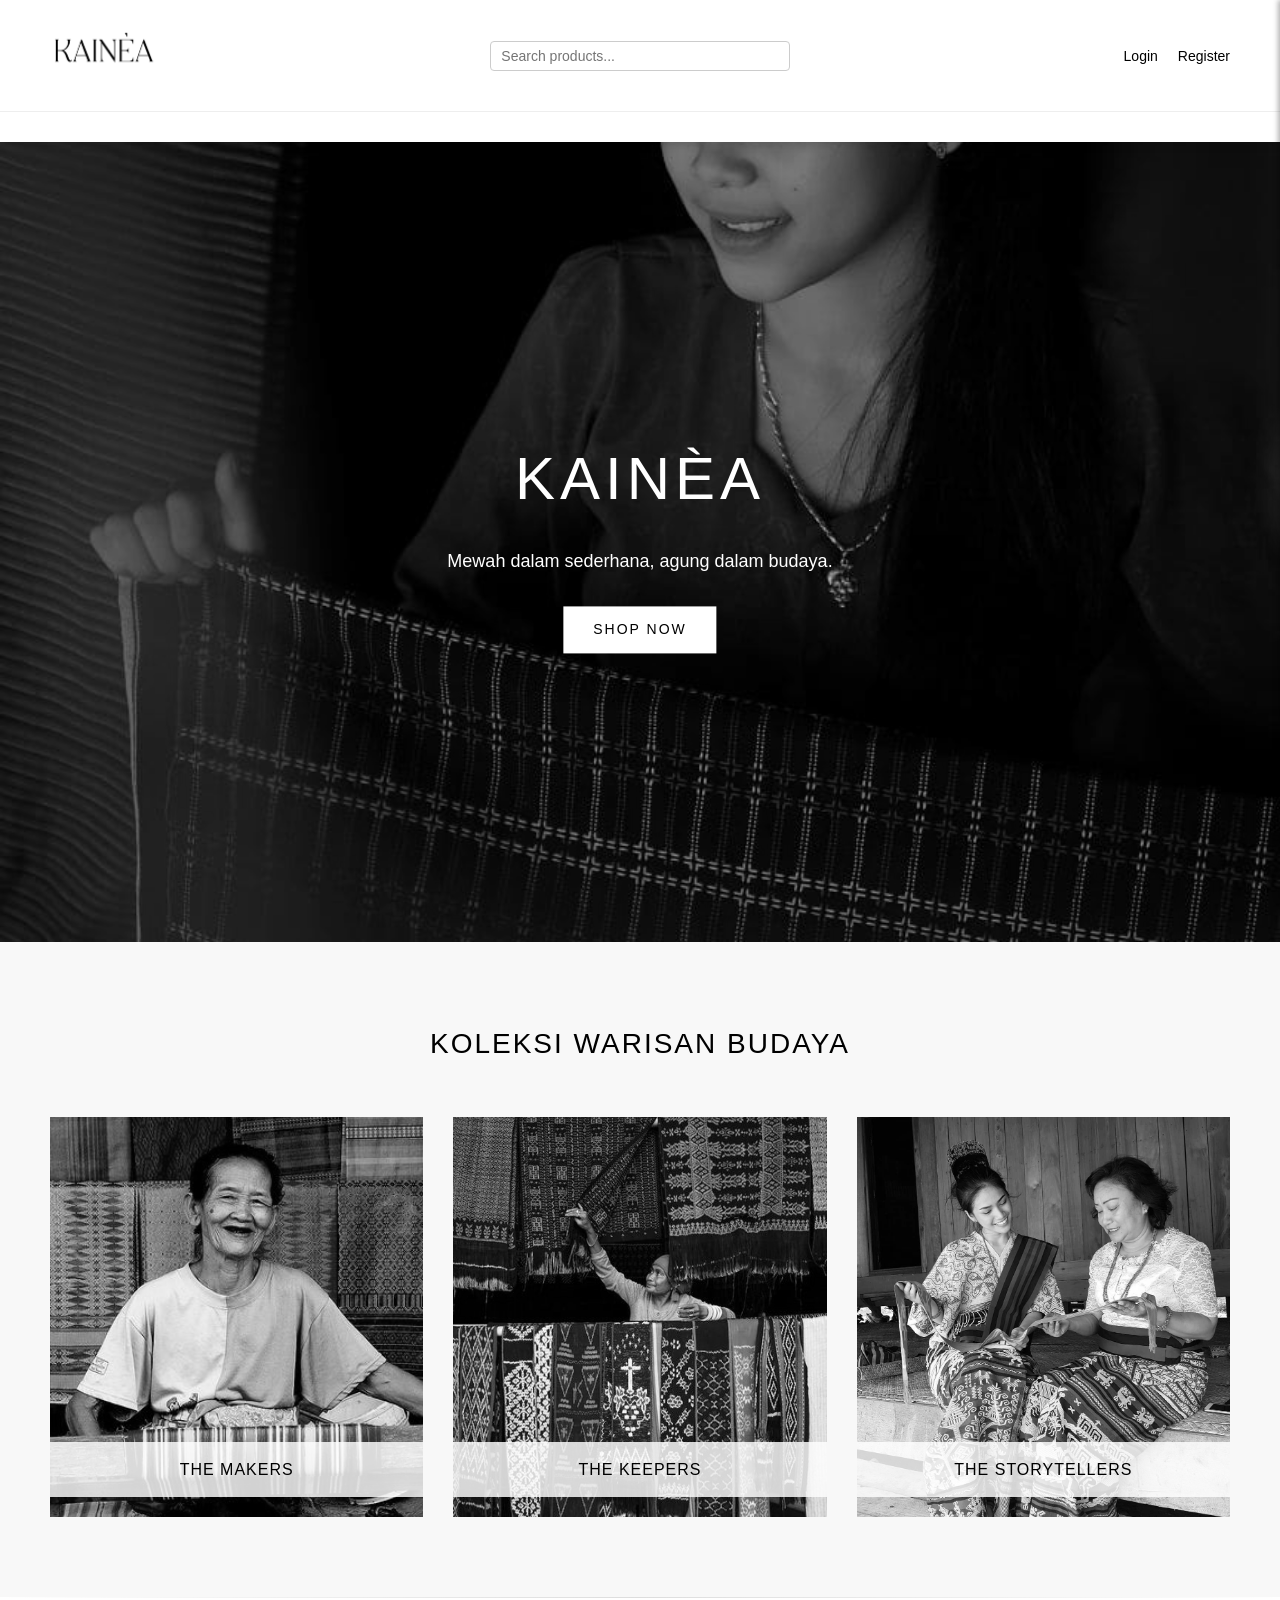
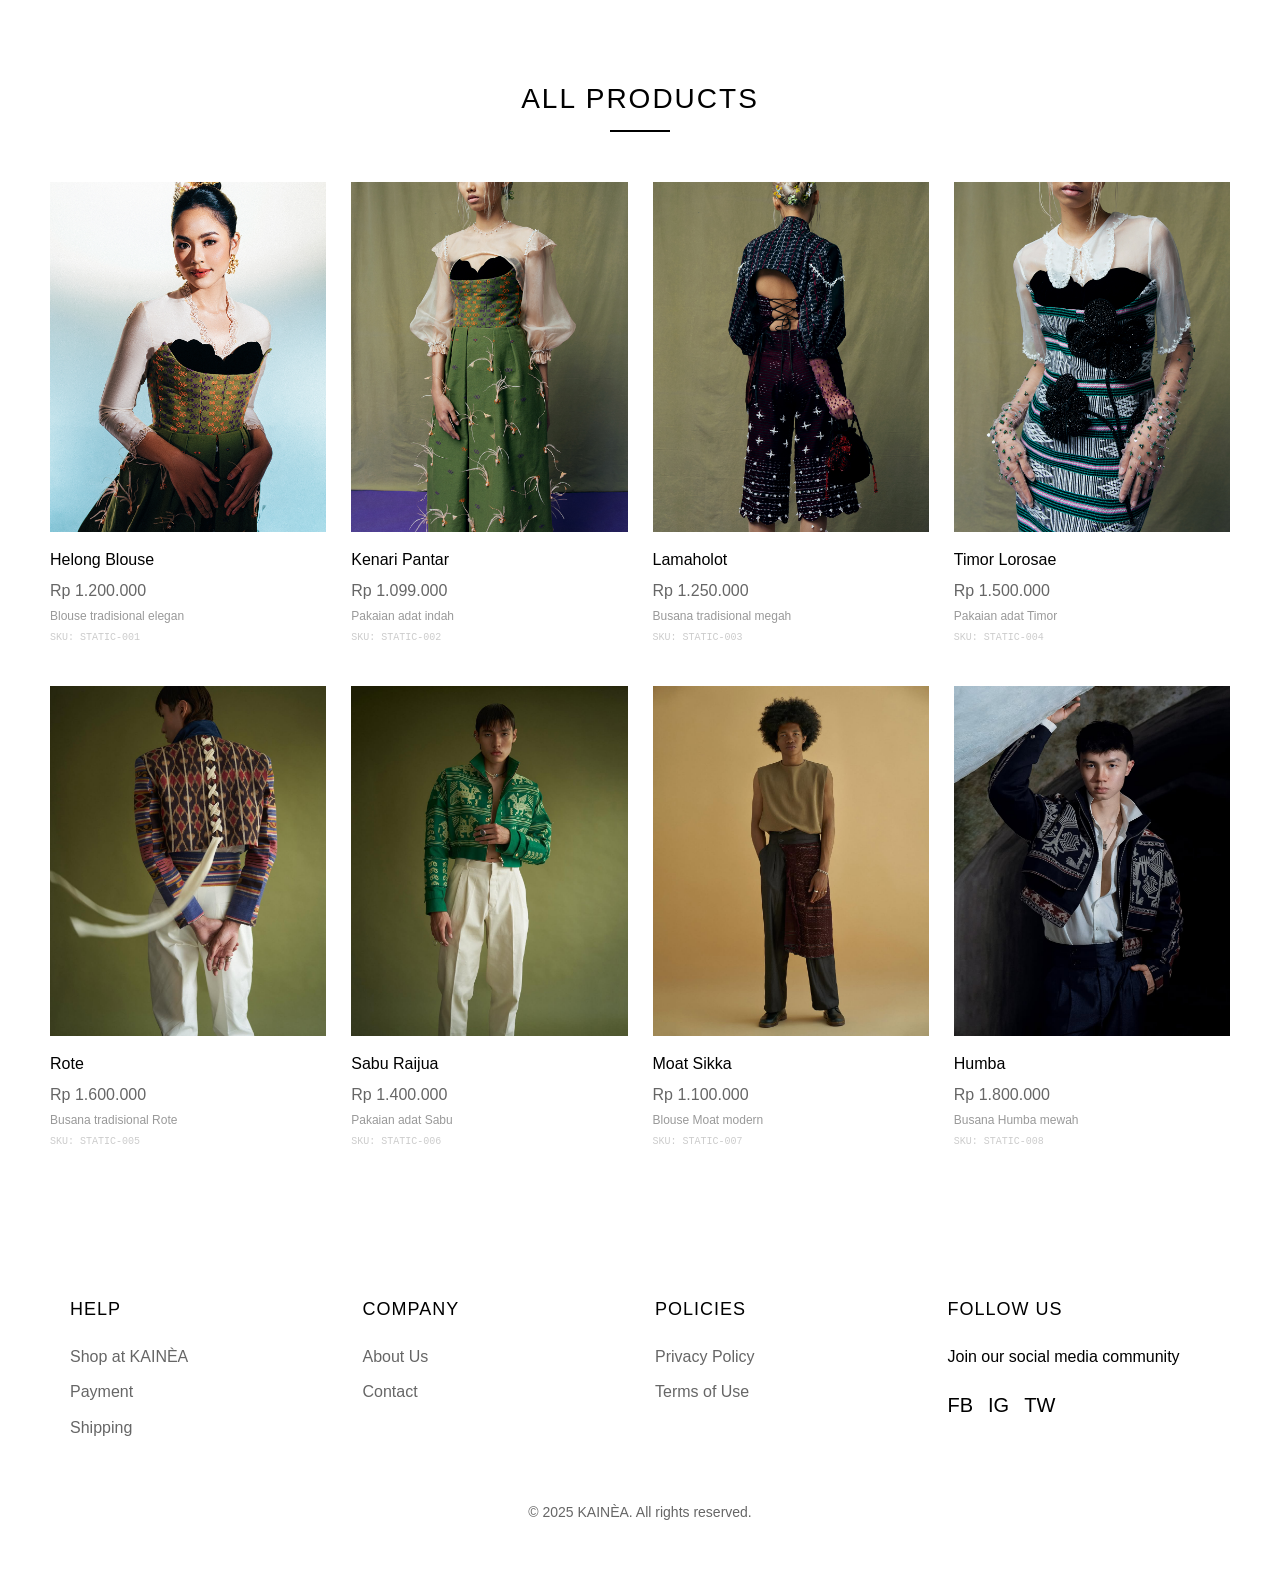
<file: frontend/index.html>
<!DOCTYPE html>
<html lang="en">
<head>
    <meta charset="UTF-8">
    <meta name="viewport" content="width=device-width, initial-scale=1.0">
    <title>KAINÈA | Modern Fashion</title>
    <link rel="icon" href="assets/images/stecu.png">
    <link rel="stylesheet" href="css/style.css">
</head>
<body>
    <header>
        <div class="top-bar">
            <a href="/" class="logo">
                <img src="assets/images/stecu.png" alt="Kainea Logo" style="height: 70px;">
            </a>
            <div class="search-container">
                <input type="text" class="search-box" placeholder="Search products...">
            </div>
            <div class="user-actions" id="userActions">
                <a id="loginLink">Login</a>
                <a href="#" id="registerLink">Register</a>
                <a href="admin.html" id="adminLink" style="display:none;">Admin</a>
            </div>
        </div>
        <nav>
            <ul class="nav-links"></ul>
        </nav>
    </header>

    <section class="hero">
        <img src="assets/images/2.jpg" alt="Cover" style="filter: grayscale(100%);">
        <div class="hero-content">
            <h1>KAINÈA</h1>
            <p>Mewah dalam sederhana, agung dalam budaya.</p>
            <a href="#" class="btn" id="shopNowBtn">Shop Now</a>
        </div>
    </section>

    <section class="featured-categories">
        <h2 class="section-title">Koleksi Warisan Budaya</h2>
        <div class="categories-grid">
            <div class="category-card">
                <img src="assets/images/4.jpeg" alt="Women's Collection" style="filter: grayscale(100%);">
                <div class="category-title">the makers</div>
            </div>
            <div class="category-card">
                <img src="assets/images/3.jpeg" alt="Men's Collection" style="filter: grayscale(100%);">
                <div class="category-title">the keepers</div>
            </div>
            <div class="category-card">
                <img src="assets/images/1.jpg" alt="Accessories" style="filter: grayscale(100%);">
                <div class="category-title">the storytellers</div>
            </div>
        </div>
    </section>

    <section class="new-arrivals" id="allProducts">
        <h2 class="section-title">All Products</h2>
        <div class="products-grid">
            </div>
    </section>

    <div id="cartSidebar" class="cart-sidebar">
        <button id="closeCartSidebar" class="close-sidebar">&times;</button>
        <h2>Your Cart</h2>
        <div id="cartItemsContainer" class="cart-items-container">
            <p>Your cart is empty.</p>
        </div>
        <form id="shippingForm" class="shipping-form">
            <h3>Shipping Address</h3>
            <div class="form-group"><label for="shipName">Name</label><input type="text" id="shipName" name="shipName" required></div>
            <div class="form-group"><label for="shipAddress">Address</label><input type="text" id="shipAddress" name="shipAddress" required></div>
            <div class="form-group"><label for="shipCity">City</label><input type="text" id="shipCity" name="shipCity" required></div>
            <div class="form-group"><label for="shipPostalCode">Postal Code</label><input type="text" id="shipPostalCode" name="shipPostalCode" required></div>
            <div class="form-group"><label for="shipPhone">Phone</label><input type="tel" id="shipPhone" name="shipPhone" required></div>
            <button type="submit" class="checkout-btn">Checkout</button>
        </form>
    </div>

    <footer>
        <div class="footer-content">
            <div class="footer-column">
                <h3>Help</h3>
                <ul>
                    <li><a href="/shop">Shop at KAINÈA</a></li>
                    <li><a href="/payment">Payment</a></li>
                    <li><a href="/shipping">Shipping</a></li>
                </ul>
            </div>
            <div class="footer-column">
                <h3>Company</h3>
                <ul>
                    <li><a href="/about">About Us</a></li>
                    <li><a href="/contact">Contact</a></li>
                </ul>
            </div>
            <div class="footer-column">
                <h3>Policies</h3>
                <ul>
                    <li><a href="/privacy">Privacy Policy</a></li>
                    <li><a href="/terms">Terms of Use</a></li>
                </ul>
            </div>
            <div class="footer-column">
                <h3>Follow Us</h3>
                <p>Join our social media community</p>
                <div class="social-links">
                    <a href="#">FB</a> <a href="#">IG</a> <a href="#">TW</a>
                </div>
            </div>
        </div>
        <div class="copyright">
            <p>&copy; 2025 KAINÈA. All rights reserved.</p>
        </div>
    </footer>

    <div class="modal" id="loginModal">
        <div class="modal-content">
            <button class="close-modal" id="closeModal">&times;</button>
            <form class="login-form" id="loginForm">
                <h2>Login</h2>
                <div class="form-group">
                    <label for="email">Email</label>
                    <input type="email" id="email" required>
                </div>
                <div class="form-group">
                    <label for="password">Password</label>
                    <input type="password" id="password" required>
                    <a href="#" class="forgot-password">Forgot your password?</a>
                </div>
                <button type="submit" class="login-btn">Sign In</button>
                <div class="create-account">
                    Don't have an account? <a href="#" id="openRegisterFromLogin">Create one</a>
                </div>
            </form>
        </div>
    </div>

    <div class="modal" id="registerModal">
        <div class="modal-content">
            <button class="close-modal" id="closeRegisterModal">&times;</button>
            <form class="login-form" id="registerForm">
                <h2>Register</h2>
                <div class="form-group"><label for="regName">Name</label><input type="text" id="regName" required></div>
                <div class="form-group"><label for="regEmail">Email</label><input type="email" id="regEmail" required></div>
                <div class="form-group"><label for="regPassword">Password</label><input type="password" id="regPassword" required></div>
                <div class="form-group"><label for="regConfirmPassword">Confirm Password</label><input type="password" id="regConfirmPassword" required></div>
                <button type="submit" class="login-btn">Register</button>
            </form>
        </div>
    </div>

    <script src="js/main.js"></script>
</body>
</html>
</file>
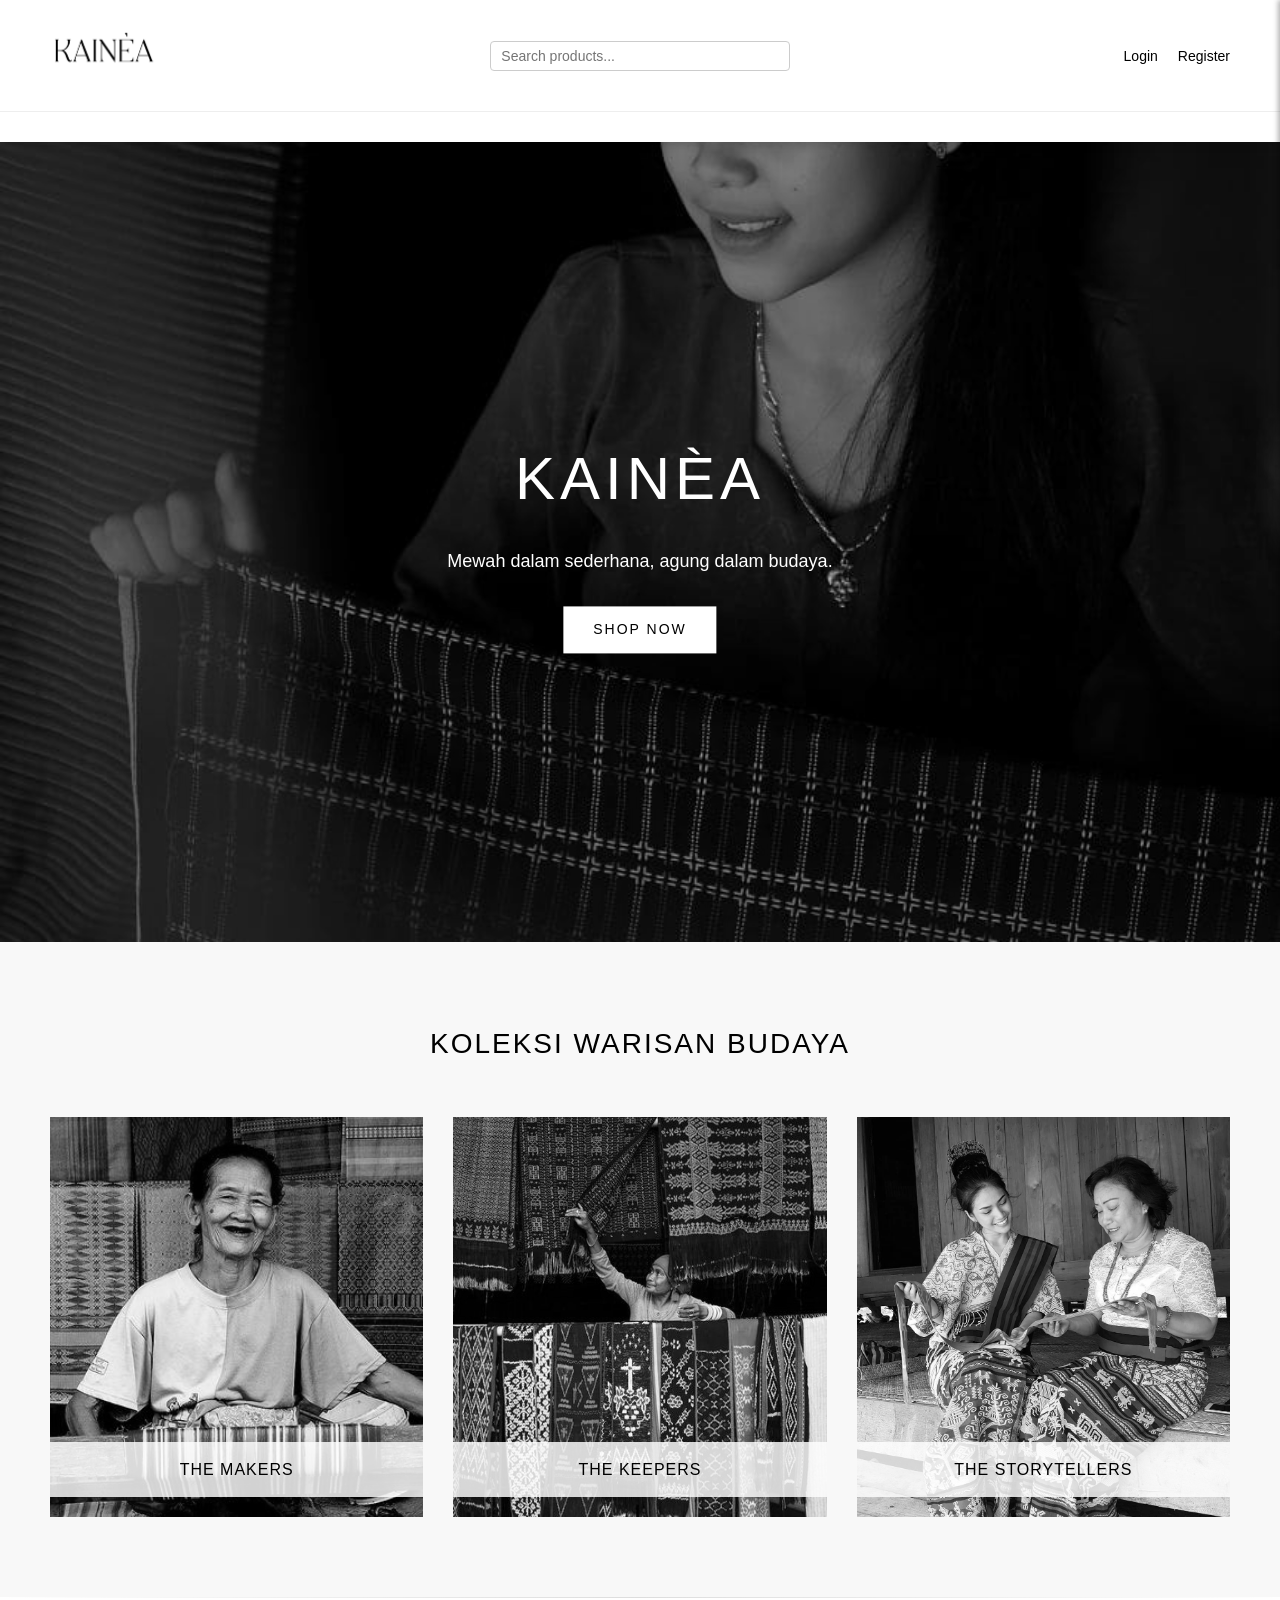
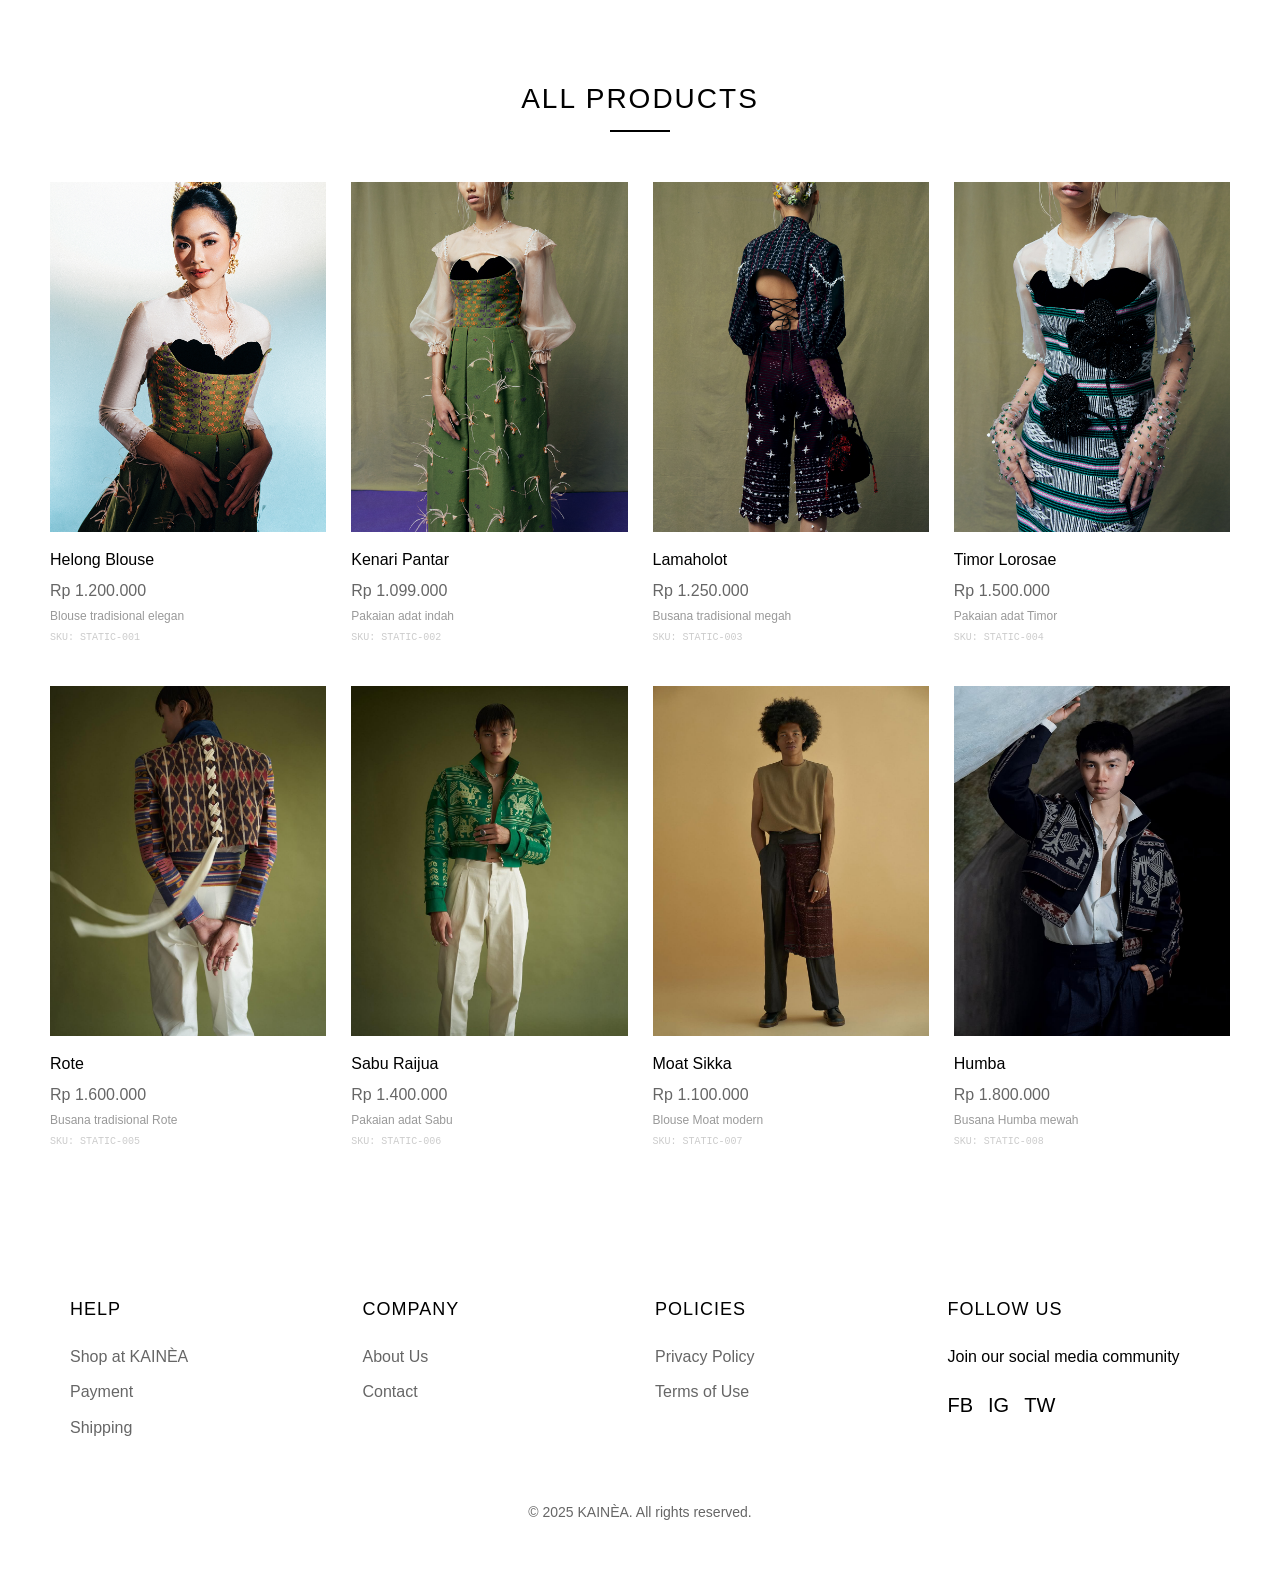
<file: frontend/admin.html>
a<!DOCTYPE html>
<html lang="en">
<head>
    <meta charset="UTF-8">
    <meta name="viewport" content="width=device-width, initial-scale=1.0">
    <title>KAINÈA - Admin Dashboard</title>
    
    <link rel="stylesheet" href="css/style.css">
    <link rel="stylesheet" href="css/admin.css">
</head>
<body>

    <div class="admin-layout">
        <div class="sidebar">
            <div class="sidebar-brand">
                <img src="assets/images/stecu.png" alt="KAINEA Logo" style="max-height: 80px; margin-bottom: 10px;"><br>
                <span style="font-size: 12px; font-weight: normal; color: #000000;">Admin Panel</span>
            </div>
            <ul class="sidebar-menu">
                <li class="active" onclick="switchPanel('products')">🛍️ Products</li>
                <li onclick="switchPanel('orders')">📦 Orders</li>
                <li onclick="switchPanel('users')">👥 Users</li>
            </ul>
            <div class="logout-btn" onclick="logoutAdmin()">🚪 Logout</div>
        </div>

        <div class="main-content">
            
            <div id="products-panel" class="panel active">
                <div class="section-header">
                    <h2>Manage Products</h2>
                    <button class="btn-primary" onclick="openProductModal()">+ Add New Product</button>
                </div>
                <table class="data-table">
                    <thead>
                        <tr>
                            <th>Image</th>
                            <th>Name</th>
                            <th>Category</th>
                            <th>Price</th>
                            <th>Stock</th>
                            <th>Actions</th>
                        </tr>
                    </thead>
                    <tbody id="productsTableBody">
                        </tbody>
                </table>
            </div>

            <div id="orders-panel" class="panel">
                <div class="section-header">
                    <h2>Order History</h2>
                </div>
                <table class="data-table">
                    <thead>
                        <tr>
                            <th>Order ID</th>
                            <th>Customer</th>
                            <th>Total</th>
                            <th>Payment</th>
                            <th>Status Pengiriman</th>
                        </tr>
                    </thead>
                    <tbody id="ordersTableBody">
                        </tbody>
                </table>
            </div>

            <div id="users-panel" class="panel">
                <div class="section-header">
                    <h2>Registered Users</h2>
                </div>
                <table class="data-table">
                    <thead>
                        <tr>
                            <th>Name</th>
                            <th>Email</th>
                            <th>Role</th>
                            <th>Joined Date</th>
                        </tr>
                    </thead>
                    <tbody id="usersTableBody">
                        </tbody>
                </table>
            </div>

        </div>
    </div>

    <div class="modal" id="productModal">
        <div class="modal-content">
            <h3 id="modalTitle">Add Product</h3>
            <form id="productForm">
                <input type="hidden" id="productId">
                <div class="form-group">
                    <label>Product Name</label>
                    <input type="text" id="pName" required>
                </div>
                <div class="form-group">
                    <label>Category</label>
                    <select id="pCategory" required>
                        <option value="Men">Men</option>
                        <option value="Women">Women</option>
                        <option value="Accessories">Accessories</option>
                    </select>
                </div>
                <div style="display: flex; gap: 15px;">
                    <div class="form-group" style="flex: 1;">
                        <label>Price (Rp)</label>
                        <input type="number" id="pPrice" required>
                    </div>
                    <div class="form-group" style="flex: 1;">
                        <label>Stock</label>
                        <input type="number" id="pStock" required>
                    </div>
                </div>
                <div class="form-group">
                    <label>Description</label>
                    <textarea id="pDesc" rows="3"></textarea>
                </div>
                <div class="form-group">
                    <label>Product Image (Max 2MB)</label>
                    <input type="file" id="pImage" accept="image/*">
                    <img id="imagePreview" style="max-width: 100px; margin-top: 10px; display: none;">
                </div>
                <div class="modal-actions">
                    <button type="button" class="btn-cancel" onclick="closeModal()">Cancel</button>
                    <button type="submit" class="btn-primary">Save Product</button>
                </div>
            </form>
        </div>
    </div>

    <script>
        // SMART API URL: Otomatis mendeteksi environment (Local vs Production)
        const isLocalhost = window.location.hostname === 'localhost' || window.location.hostname === '127.0.0.1';
        const API_URL = isLocalhost ? 'http://localhost:8080/api' : 'http://kainea.marianuswilliam.web.id/api';
        
        let currentBase64Image = '';

        document.addEventListener('DOMContentLoaded', () => {
            const token = localStorage.getItem('token');
            const role = localStorage.getItem('role');
            
            if (!token || role !== 'admin') {
                alert('Akses Ditolak! Anda bukan Admin atau belum login.');
                window.location.href = 'index.html';
                return;
            }

            fetchProducts();
            fetchOrders();
            fetchUsers();
        });

        function switchPanel(panelId) {
            document.querySelectorAll('.panel').forEach(p => p.classList.remove('active'));
            document.querySelectorAll('.sidebar-menu li').forEach(li => li.classList.remove('active'));
            
            document.getElementById(`${panelId}-panel`).classList.add('active');
            event.currentTarget.classList.add('active');
        }

        function logoutAdmin() {
            localStorage.clear();
            window.location.href = 'index.html';
        }

        async function fetchProducts() {
            try {
                const res = await fetch(`${API_URL}/products/all`, {
                    headers: { 'Authorization': `Bearer ${localStorage.getItem('token')}` }
                });
                const products = await res.json();
                
                const tbody = document.getElementById('productsTableBody');
                tbody.innerHTML = products.map(p => `
                    <tr>
                        <td><img src="${p.image || 'assets/images/placeholder.png'}" width="50" style="border-radius:4px;"></td>
                        <td><strong>${p.name}</strong><br><small style="color:#888">${p.sku || '-'}</small></td>
                        <td>${p.category}</td>
                        <td>Rp ${p.price.toLocaleString('id-ID')}</td>
                        <td>${p.stock}</td>
                        <td>
                            <button onclick="deleteProduct('${p.id}')" style="background:#ff4d4d; color:white; border:none; padding:5px 10px; border-radius:4px; cursor:pointer;">Delete</button>
                        </td>
                    </tr>
                `).join('');
            } catch (err) {
                console.error("Gagal load produk", err);
            }
        }

        document.getElementById('pImage').addEventListener('change', function(e) {
            const file = e.target.files[0];
            if (!file) return;
            const reader = new FileReader();
            reader.onloadend = function() {
                currentBase64Image = reader.result;
                document.getElementById('imagePreview').src = currentBase64Image;
                document.getElementById('imagePreview').style.display = 'block';
            }
            reader.readAsDataURL(file);
        });

        document.getElementById('productForm').addEventListener('submit', async (e) => {
            e.preventDefault();
            const newProduct = {
                name: document.getElementById('pName').value,
                category: document.getElementById('pCategory').value,
                price: document.getElementById('pPrice').value,
                stock: document.getElementById('pStock').value,
                description: document.getElementById('pDesc').value,
                image: currentBase64Image
            };

            try {
                await fetch(`${API_URL}/products`, {
                    method: 'POST',
                    headers: { 
                        'Content-Type': 'application/json',
                        'Authorization': `Bearer ${localStorage.getItem('token')}`
                    },
                    body: JSON.stringify(newProduct)
                });
                alert('Produk berhasil ditambahkan!');
                closeModal();
                fetchProducts();
            } catch (err) {
                alert('Gagal menyimpan produk.');
            }
        });

        async function deleteProduct(id) {
            if(!confirm('Yakin ingin menghapus produk ini?')) return;
            try {
                await fetch(`${API_URL}/products/${id}`, {
                    method: 'DELETE',
                    headers: { 'Authorization': `Bearer ${localStorage.getItem('token')}` }
                });
                fetchProducts();
            } catch (err) {
                alert('Gagal menghapus');
            }
        }

        async function fetchOrders() {
            try {
                const res = await fetch(`${API_URL}/orders`, {
                    headers: { 'Authorization': `Bearer ${localStorage.getItem('token')}` }
                });
                const orders = await res.json();
                
                const tbody = document.getElementById('ordersTableBody');
                tbody.innerHTML = orders.map(o => `
                    <tr>
                        <td><strong>ORDER-#${o.id}</strong><br><small>${new Date(o.createdAt).toLocaleDateString()}</small></td>
                        <td>${o.fullname}<br><small>${o.email}</small></td>
                        <td>Rp ${o.totalSummary.toLocaleString('id-ID')}</td>
                        <td><span class="badge ${o.paymentStatus === 'Paid' ? 'paid' : 'pending'}">${o.paymentStatus}</span></td>
                        <td>
                            <select onchange="updateShipping('${o.id}', this.value)" style="padding:5px; border-radius:4px;">
                                <option value="Pending" ${o.shippingStatus === 'Pending' ? 'selected' : ''}>Pending</option>
                                <option value="Processing" ${o.shippingStatus === 'Processing' ? 'selected' : ''}>Processing</option>
                                <option value="Shipped" ${o.shippingStatus === 'Shipped' ? 'selected' : ''}>Shipped</option>
                            </select>
                        </td>
                    </tr>
                `).join('');
            } catch (err) {
                console.error("Gagal load pesanan");
            }
        }

        async function updateShipping(orderId, newStatus) {
            try {
                await fetch(`${API_URL}/orders/${orderId}/status`, {
                    method: 'PUT',
                    headers: { 
                        'Content-Type': 'application/json',
                        'Authorization': `Bearer ${localStorage.getItem('token')}`
                    },
                    body: JSON.stringify({ shippingStatus: newStatus })
                });
            } catch (err) {
                alert('Gagal update status');
            }
        }

        async function fetchUsers() {
            try {
                const res = await fetch(`${API_URL}/users`, {
                    headers: { 'Authorization': `Bearer ${localStorage.getItem('token')}` }
                });
                const users = await res.json();
                
                const tbody = document.getElementById('usersTableBody');
                tbody.innerHTML = users.map(u => `
                    <tr>
                        <td>${u.name}</td>
                        <td>${u.email}</td>
                        <td>${u.role.toUpperCase()}</td>
                        <td>${new Date(u.createdAt).toLocaleDateString()}</td>
                    </tr>
                `).join('');
            } catch (err) {
                console.error("Gagal load user");
            }
        }

        function openProductModal() {
            document.getElementById('productForm').reset();
            document.getElementById('imagePreview').style.display = 'none';
            currentBase64Image = '';
            document.getElementById('productModal').classList.add('active');
        }

        function closeModal() {
            document.getElementById('productModal').classList.remove('active');
        }
    </script>
</body>
</html>
</file>
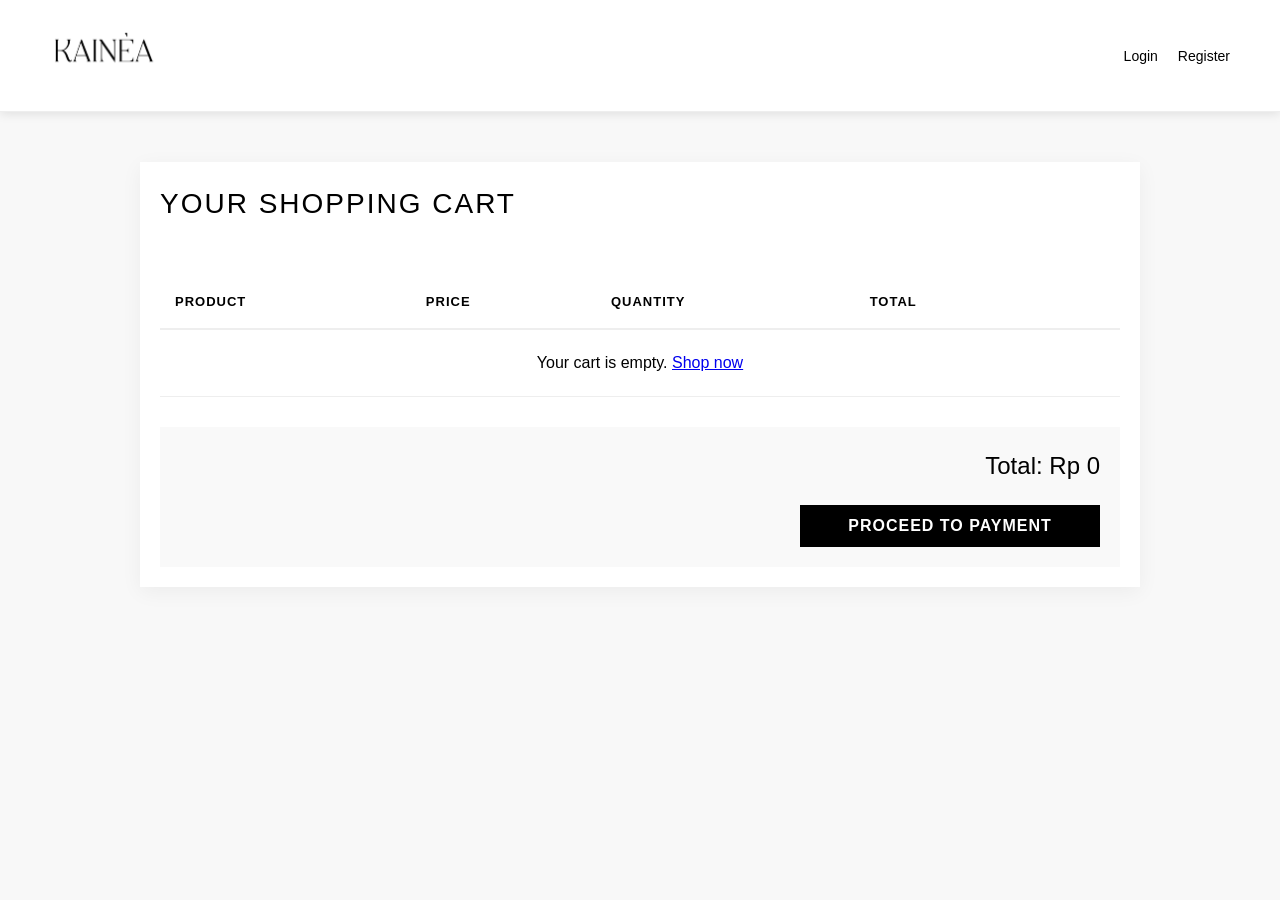
<file: frontend/cart.html>
<!DOCTYPE html>
<html lang="en">
<head>
    <meta charset="UTF-8">
    <meta name="viewport" content="width=device-width, initial-scale=1.0">
    <title>Shopping Cart - KAINÈA</title>
    <link rel="icon" href="assets/images/stecu.png">
    
    <link rel="stylesheet" href="css/style.css">
    <link rel="stylesheet" href="css/cart.css">
</head>
<body>
    <header>
        <div class="top-bar">
            <a href="/" class="logo">
                <img src="assets/images/stecu.png" alt="Kainea Logo" style="height: 70px;">
            </a>
            <div class="user-actions" id="userActions">
                </div>
        </div>
    </header>

    <main class="cart-page-container">
        <h1 class="section-title">Your Shopping Cart</h1>
        
        <table class="cart-table">
            <thead>
                <tr>
                    <th>Product</th>
                    <th>Price</th>
                    <th>Quantity</th>
                    <th>Total</th>
                    <th></th>
                </tr>
            </thead>
            <tbody id="cartTableBody">
                </tbody>
        </table>

        <div class="cart-summary">
            <div class="total-price">Total: <span id="cartTotal">Rp 0</span></div>
            <button class="checkout-btn" id="proceedToCheckout" style="max-width: 300px; float: right;">Proceed to Payment</button>
            <div style="clear: both;"></div>
        </div>
    </main>

    <script src="js/main.js"></script>
    <script>
       
        document.addEventListener('DOMContentLoaded', () => {
            renderCartPage();

            
            document.getElementById('proceedToCheckout')?.addEventListener('click', () => {
                const cartItems = JSON.parse(localStorage.getItem('cartItems')) || [];
                if (cartItems.length === 0) return alert('Cart Anda kosong!');

                const token = localStorage.getItem('token');
                if (!token) {
                    alert('Silakan login untuk checkout');
                    window.location.href = 'index.html';
                    return;
                }

                
                window.location.href = 'payment.html';
            });
        });

        function renderCartPage() {
            const cartItems = JSON.parse(localStorage.getItem('cartItems')) || [];
            const tbody = document.getElementById('cartTableBody');
            let total = 0;

            if (cartItems.length === 0) {
                tbody.innerHTML = '<tr><td colspan="5" style="text-align:center;">Your cart is empty. <a href="/">Shop now</a></td></tr>';
                return;
            }

            tbody.innerHTML = cartItems.map((item, index) => {
                const itemTotal = item.price * (item.quantity || 1);
                total += itemTotal;
                return `
                    <tr>
                        <td>
                            <div class="cart-product">
                                <img src="${item.image}" alt="${item.name}">
                                <div>
                                    <div style="font-weight:600;">${item.name}</div>
                                    <small style="color:#888;">SKU: ${item.sku}</small>
                                </div>
                            </div>
                        </td>
                        <td>Rp ${item.price.toLocaleString('id-ID')}</td>
                        <td>
                            <input type="number" class="qty-input" value="${item.quantity || 1}" min="1" onchange="updateQty(${index}, this.value)">
                        </td>
                        <td>Rp ${itemTotal.toLocaleString('id-ID')}</td>
                        <td>
                            <button class="remove-btn" onclick="removeItem(${index})">Remove</button>
                        </td>
                    </tr>
                `;
            }).join('');

            document.getElementById('cartTotal').textContent = `Rp ${total.toLocaleString('id-ID')}`;
        }

        function calculateTotal(items) {
            return items.reduce((acc, item) => acc + (item.price * (item.quantity || 1)), 0);
        }

        function updateQty(index, val) {
            let cartItems = JSON.parse(localStorage.getItem('cartItems')) || [];
            cartItems[index].quantity = parseInt(val);
            localStorage.setItem('cartItems', JSON.stringify(cartItems));
            renderCartPage();
            updateCartCount(); 
        }

        function removeItem(index) {
            let cartItems = JSON.parse(localStorage.getItem('cartItems')) || [];
            cartItems.splice(index, 1);
            localStorage.setItem('cartItems', JSON.stringify(cartItems));
            renderCartPage();
            updateCartCount(); 
        }
    </script>
</body>
</html>
</file>
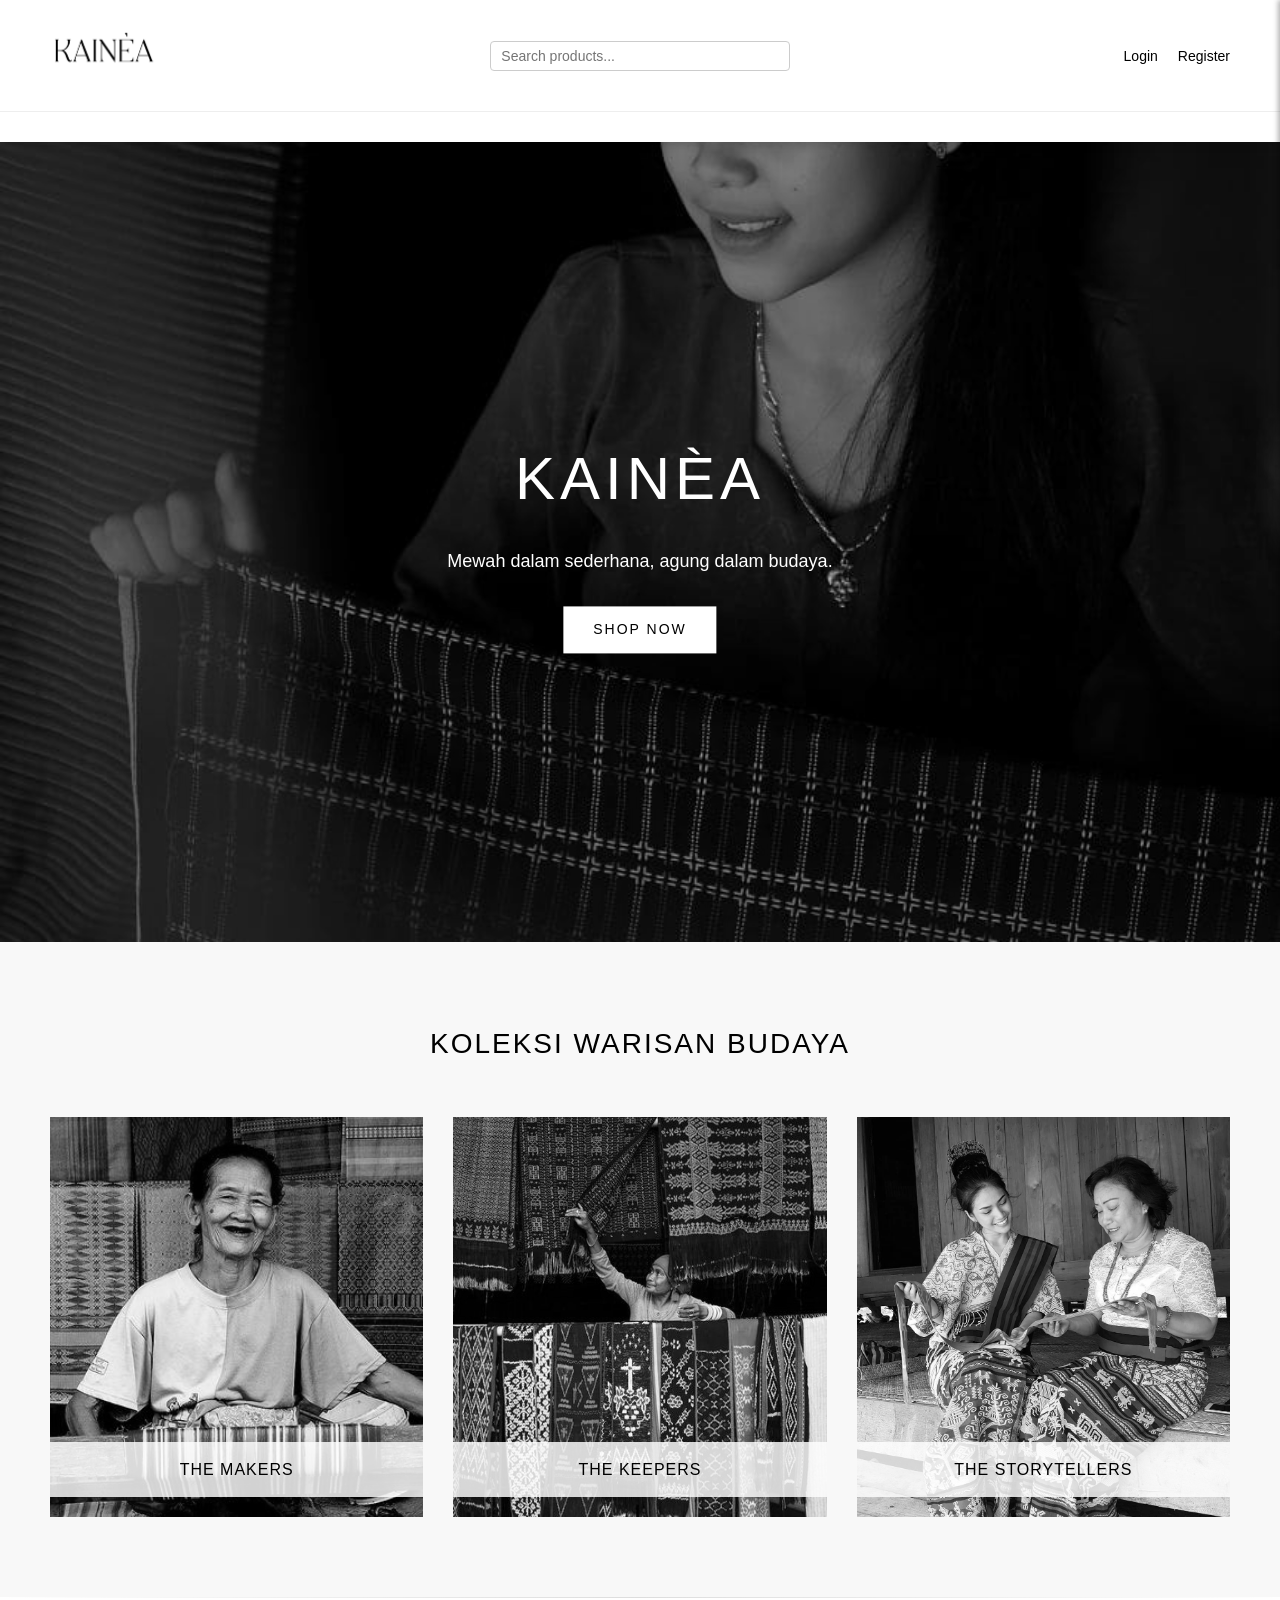
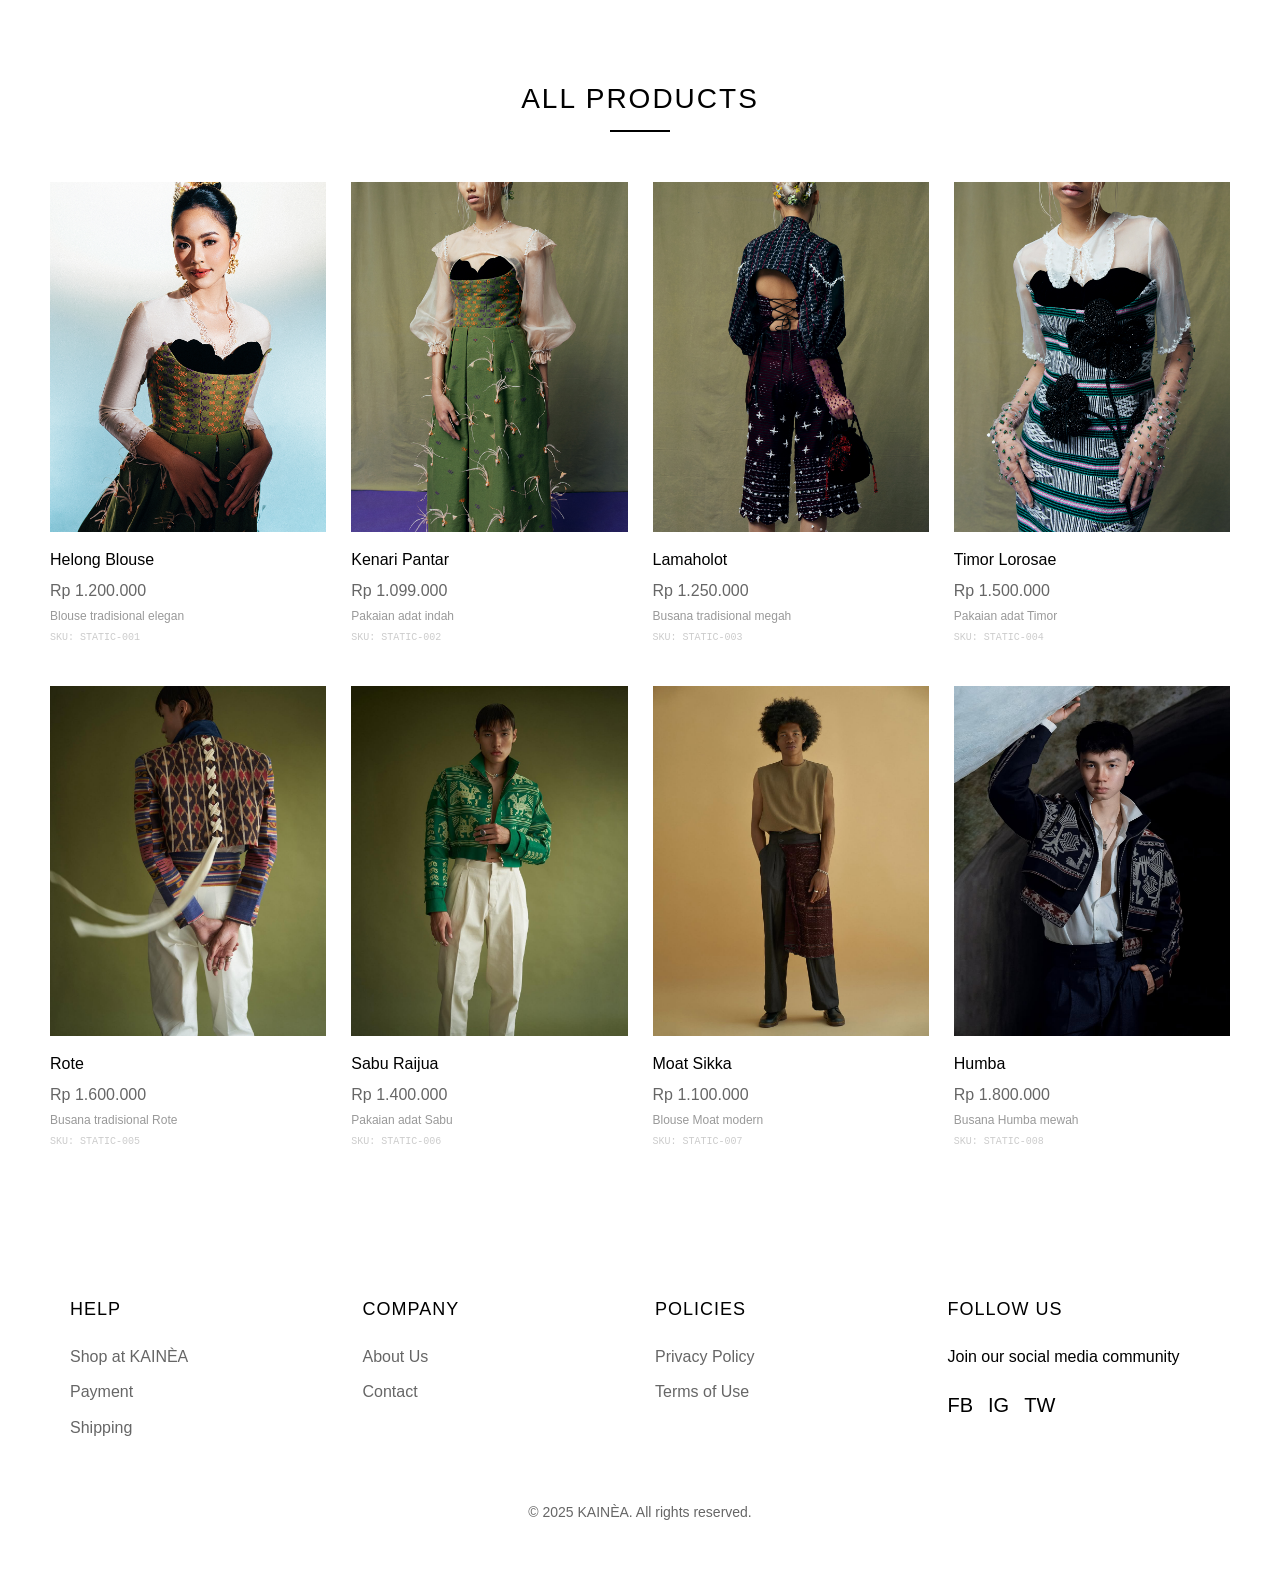
<file: frontend/payment.html>
<!DOCTYPE html>
<html lang="en">
<head>
    <meta charset="UTF-8">
    <title>Checkout - KAINÈA</title>
    <link rel="stylesheet" href="css/style.css">
    <link rel="stylesheet" href="css/payment.css">
</head>
<body style="background-color: #fff;">

    <div style="text-align: center; padding: 30px 0; border-bottom: 1px solid #eee;">
        <h1 style="letter-spacing: 3px; font-weight: 400;">CHECKOUT</h1>
    </div>

    <div class="checkout-container">
        <div class="checkout-form">
            
            <div class="section-box">
                <div class="section-title">1. Delivery Method</div>
                <div class="radio-group">
                    <div class="radio-box active" id="btn-delivery" onclick="setDelivery('Delivery')">🚚 Home Delivery</div>
                    <div class="radio-box" id="btn-pickup" onclick="setDelivery('Pickup')">🏪 Pickup in Store</div>
                </div>

                <div id="delivery-details">
                    <div class="form-group">
                        <label>Alamat Pengirim (Toko)</label>
                        <input type="text" value="KAINÈA HQ, Jl. Tekstil No.1, Jakarta" disabled style="background: #f0f0f0;">
                    </div>
                    <div class="form-group">
                        <label>Alamat Lengkap Penerima</label>
                        <textarea id="address" rows="3" placeholder="Masukkan alamat lengkap beserta kode pos..."></textarea>
                    </div>
                    <div class="form-group">
                        <label>Pilih Kurir</label>
                        <select id="courier" onchange="calculateTotal()">
                            <option value="0" disabled selected>-- Pilih Kurir --</option>
                            <option value="15000" data-name="JNE Reguler">JNE Reguler - Rp 15.000</option>
                            <option value="20000" data-name="SiCepat BEST">SiCepat BEST - Rp 20.000</option>
                            <option value="40000" data-name="GoSend Same Day">GoSend Same Day - Rp 40.000</option>
                        </select>
                    </div>
                </div>

                <div id="pickup-details" style="display: none;">
                    <p style="font-size: 14px; color: #666; line-height: 1.6;">Pesanan Anda akan disiapkan di butik kami.<br><b>Alamat Pengambilan:</b> KAINÈA HQ, Jl. Tekstil No.1, Jakarta.<br>Tunjukkan ID Pesanan Anda kepada staf kami saat pengambilan.</p>
                </div>
            </div>

            <div class="section-box">
                <div class="section-title">2. Payment Method</div>
                <div class="radio-group">
                    <div class="radio-box" id="btn-qris" onclick="setPayment('QRIS')">QRIS</div>
                    <div class="radio-box" id="btn-bank" onclick="setPayment('Bank Transfer')">Bank Transfer</div>
                </div>
                
                <div id="qris-details" class="payment-detail-box" style="text-align: center;">
                    <img src="https://api.qrserver.com/v1/create-qr-code/?size=200x200&data=KAINEA-PAYMENT-SIMULATION" style="width: 150px; margin-bottom: 10px;">
                    <p style="font-size: 13px; color: #666;">Scan QR Code di atas menggunakan aplikasi M-Banking atau e-Wallet Anda.</p>
                </div>

                <div id="bank-details" class="payment-detail-box" style="background: #f0f0f0;">
                    <p style="margin: 0 0 5px 0; font-size: 14px;">Silakan transfer sesuai <b>Total Harga</b> ke:</p>
                    <p style="margin: 0 0 5px 0; font-size: 16px;">Nomor Rekening: <b>123-456-7890</b> (BCA)</p>
                    <p style="margin: 0; font-size: 14px;">Atas Nama: <b>PT KAINÈA TEXTILE</b></p>
                </div>
            </div>

        </div>

        <div class="checkout-summary">
            <div class="section-title">Order Summary</div>
            <div id="item-list" style="margin-bottom: 20px; border-bottom: 1px solid #ddd; padding-bottom: 10px;">
                </div>
            
            <div class="summary-item">
                <span>Subtotal</span>
                <span id="txt-subtotal">Rp 0</span>
            </div>
            <div class="summary-item">
                <span>Shipping</span>
                <span id="txt-shipping">Rp 0</span>
            </div>
            
            <div class="summary-total">
                <span>TOTAL</span>
                <span id="txt-grandtotal">Rp 0</span>
            </div>

            <button class="btn-confirm" id="btnConfirm" onclick="processCheckout()">PLACE ORDER</button>
        </div>
    </div>

    <script>
        // SMART API URL DETECTOR
        const isLocalhost = window.location.hostname === 'localhost' || window.location.hostname === '127.0.0.1';
        const API_URL = isLocalhost ? 'http://localhost:8080/api' : 'http://kainea.marianuswilliam.web.id/api';

        let subtotal = 0;
        let shippingCost = 0;
        let selectedDelivery = 'Delivery';
        let selectedPayment = '';

        const cartItems = JSON.parse(localStorage.getItem('cartItems')) || [];

        document.addEventListener('DOMContentLoaded', () => {
            if (cartItems.length === 0) {
                alert('Keranjang kosong!');
                window.location.href = 'index.html';
                return;
            }
            renderSummary();
        });

        function renderSummary() {
            let html = '';
            cartItems.forEach(item => {
                subtotal += (item.price * (item.quantity || 1));
                html += `
                    <div style="display: flex; gap: 10px; margin-bottom: 15px;">
                        <img src="${item.image}" style="width: 50px; height: 60px; object-fit: cover;">
                        <div style="font-size: 12px; flex: 1;">
                            <div style="font-weight: 600;">${item.name}</div>
                            <div>Qty: ${item.quantity || 1}</div>
                            <div style="color: #666;">Rp ${(item.price * (item.quantity || 1)).toLocaleString('id-ID')}</div>
                        </div>
                    </div>
                `;
            });
            document.getElementById('item-list').innerHTML = html;
            calculateTotal();
        }

        function calculateTotal() {
            if (selectedDelivery === 'Pickup') {
                shippingCost = 0;
            } else {
                const courierSelect = document.getElementById('courier');
                shippingCost = parseInt(courierSelect.value) || 0;
            }

            const grandTotal = subtotal + shippingCost;
            
            document.getElementById('txt-subtotal').innerText = `Rp ${subtotal.toLocaleString('id-ID')}`;
            document.getElementById('txt-shipping').innerText = shippingCost === 0 ? 'Free' : `Rp ${shippingCost.toLocaleString('id-ID')}`;
            document.getElementById('txt-grandtotal').innerText = `Rp ${grandTotal.toLocaleString('id-ID')}`;
        }

        function setDelivery(type) {
            selectedDelivery = type;
            document.getElementById('btn-delivery').classList.remove('active');
            document.getElementById('btn-pickup').classList.remove('active');
            
            if (type === 'Delivery') {
                document.getElementById('btn-delivery').classList.add('active');
                document.getElementById('delivery-details').style.display = 'block';
                document.getElementById('pickup-details').style.display = 'none';
            } else {
                document.getElementById('btn-pickup').classList.add('active');
                document.getElementById('delivery-details').style.display = 'none';
                document.getElementById('pickup-details').style.display = 'block';
            }
            calculateTotal(); 
        }

        function setPayment(type) {
            selectedPayment = type;
            document.getElementById('btn-qris').classList.remove('active');
            document.getElementById('btn-bank').classList.remove('active');
            document.getElementById('qris-details').style.display = 'none';
            document.getElementById('bank-details').style.display = 'none';
            
            if(type === 'QRIS') {
                document.getElementById('btn-qris').classList.add('active');
                document.getElementById('qris-details').style.display = 'block';
            } else {
                document.getElementById('btn-bank').classList.add('active');
                document.getElementById('bank-details').style.display = 'block';
            }
        }

        async function processCheckout() {
            if (selectedDelivery === 'Delivery') {
                const address = document.getElementById('address').value.trim();
                const courier = document.getElementById('courier').value;
                if (!address) return alert('Silakan masukkan alamat pengiriman!');
                if (courier === "0") return alert('Silakan pilih kurir!');
            }

            if (!selectedPayment) {
                return alert('Silakan pilih metode pembayaran (QRIS atau Bank Transfer)!');
            }

            const token = localStorage.getItem('token');
            const userName = localStorage.getItem('userName');
            const userEmail = localStorage.getItem('userEmail');

            if (!token || !userName || !userEmail) {
                alert('Sesi Anda telah habis. Silakan login kembali.');
                window.location.href = 'index.html';
                return;
            }

            const btn = document.getElementById('btnConfirm');
            btn.textContent = 'PROCESSING...';
            btn.disabled = true;

            const courierSelect = document.getElementById('courier');
            const courierName = selectedDelivery === 'Delivery' ? courierSelect.options[courierSelect.selectedIndex].getAttribute('data-name') : 'Pickup';

            const payload = {
                cartItems: cartItems,
                fullname: userName,   
                email: userEmail,     
                deliveryMethod: selectedDelivery,
                shippingAddress: document.getElementById('address').value,
                courier: courierName,
                shippingCost: shippingCost,
                paymentMethod: selectedPayment
            };

            try {
                const response = await fetch(`${API_URL}/orders/checkout`, {
                    method: 'POST',
                    headers: { 'Content-Type': 'application/json', 'Authorization': `Bearer ${token}` },
                    body: JSON.stringify(payload)
                });

                if (response.ok) {
                    setTimeout(() => {
                        alert('✅ Order Placed Successfully!');
                        localStorage.removeItem('cartItems');
                        window.location.href = 'user.html'; 
                    }, 1500);
                } else {
                    const data = await response.json();
                    alert('Checkout Gagal: ' + data.message);
                    btn.textContent = 'PLACE ORDER';
                    btn.disabled = false;
                }
            } catch (err) {
                alert('Server Error. Pastikan backend menyala.');
                btn.textContent = 'PLACE ORDER';
                btn.disabled = false;
            }
        }
    </script>
</body>
</html>
</file>
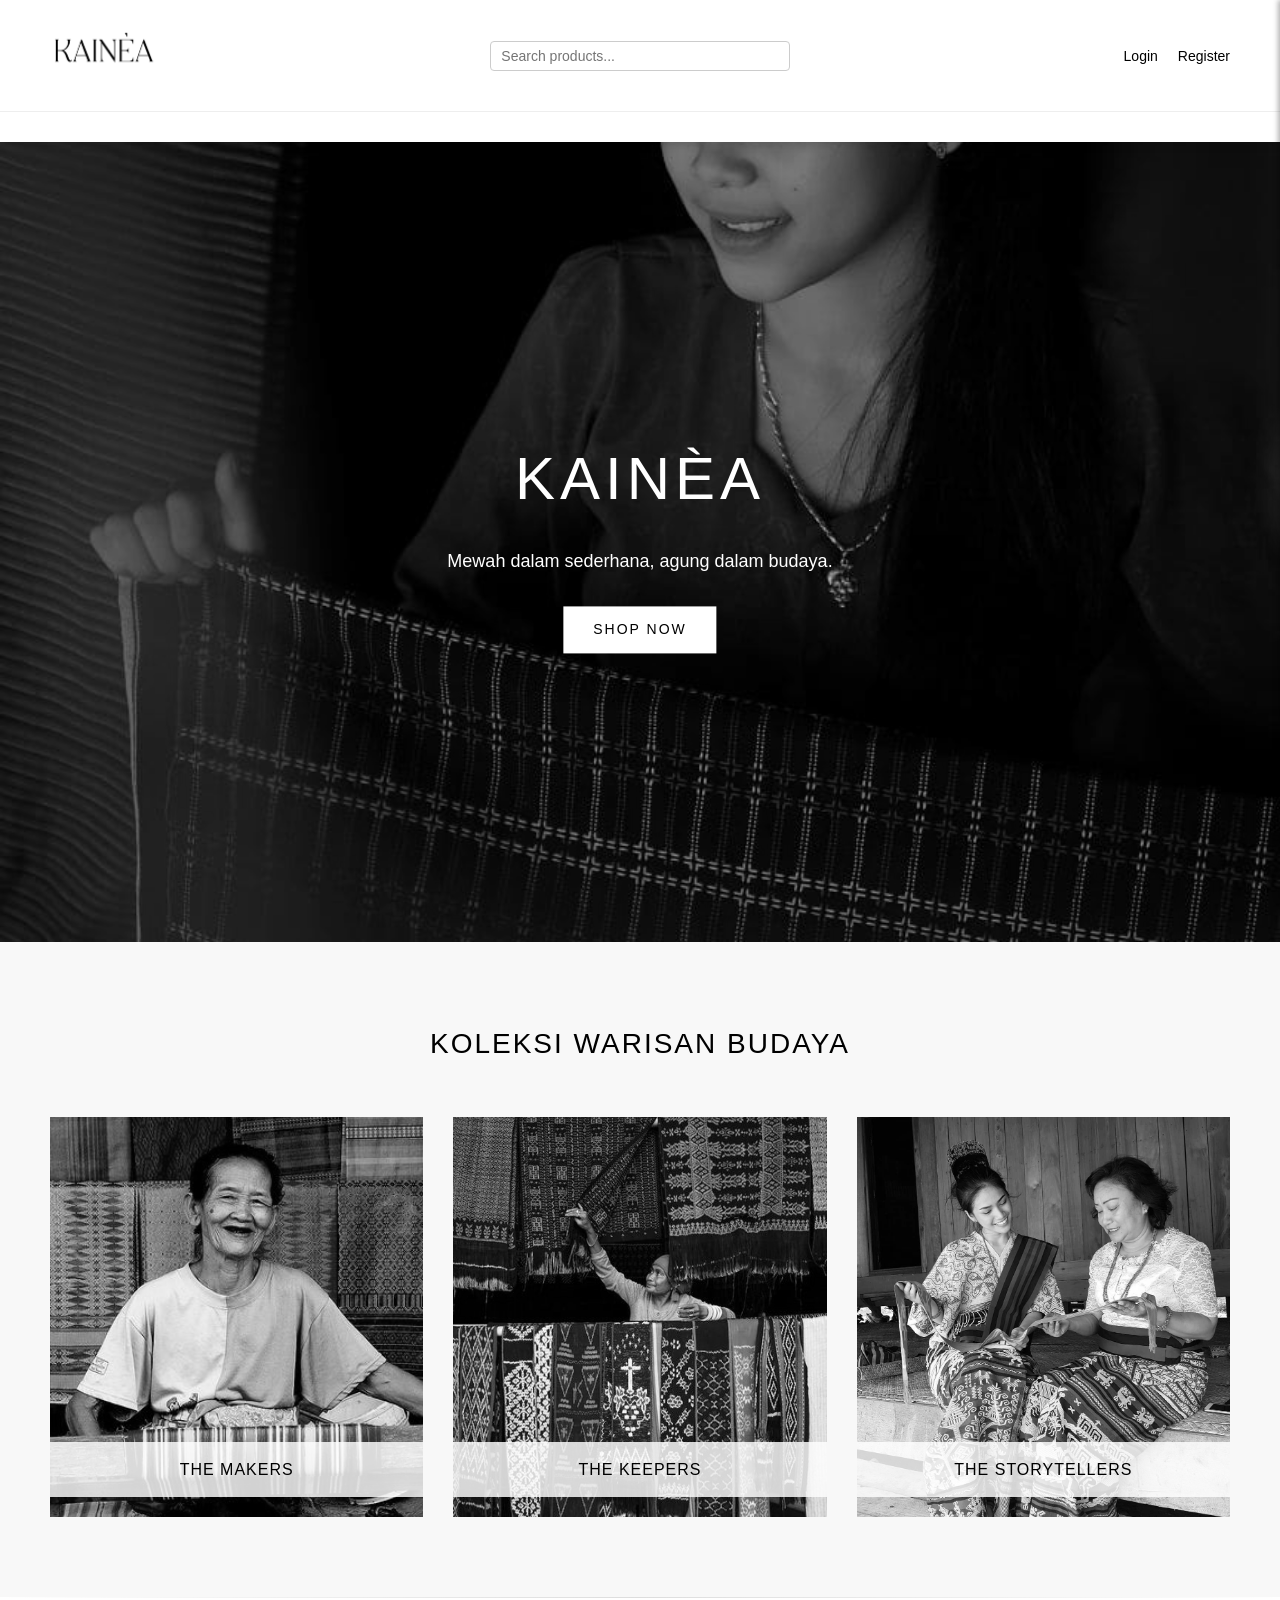
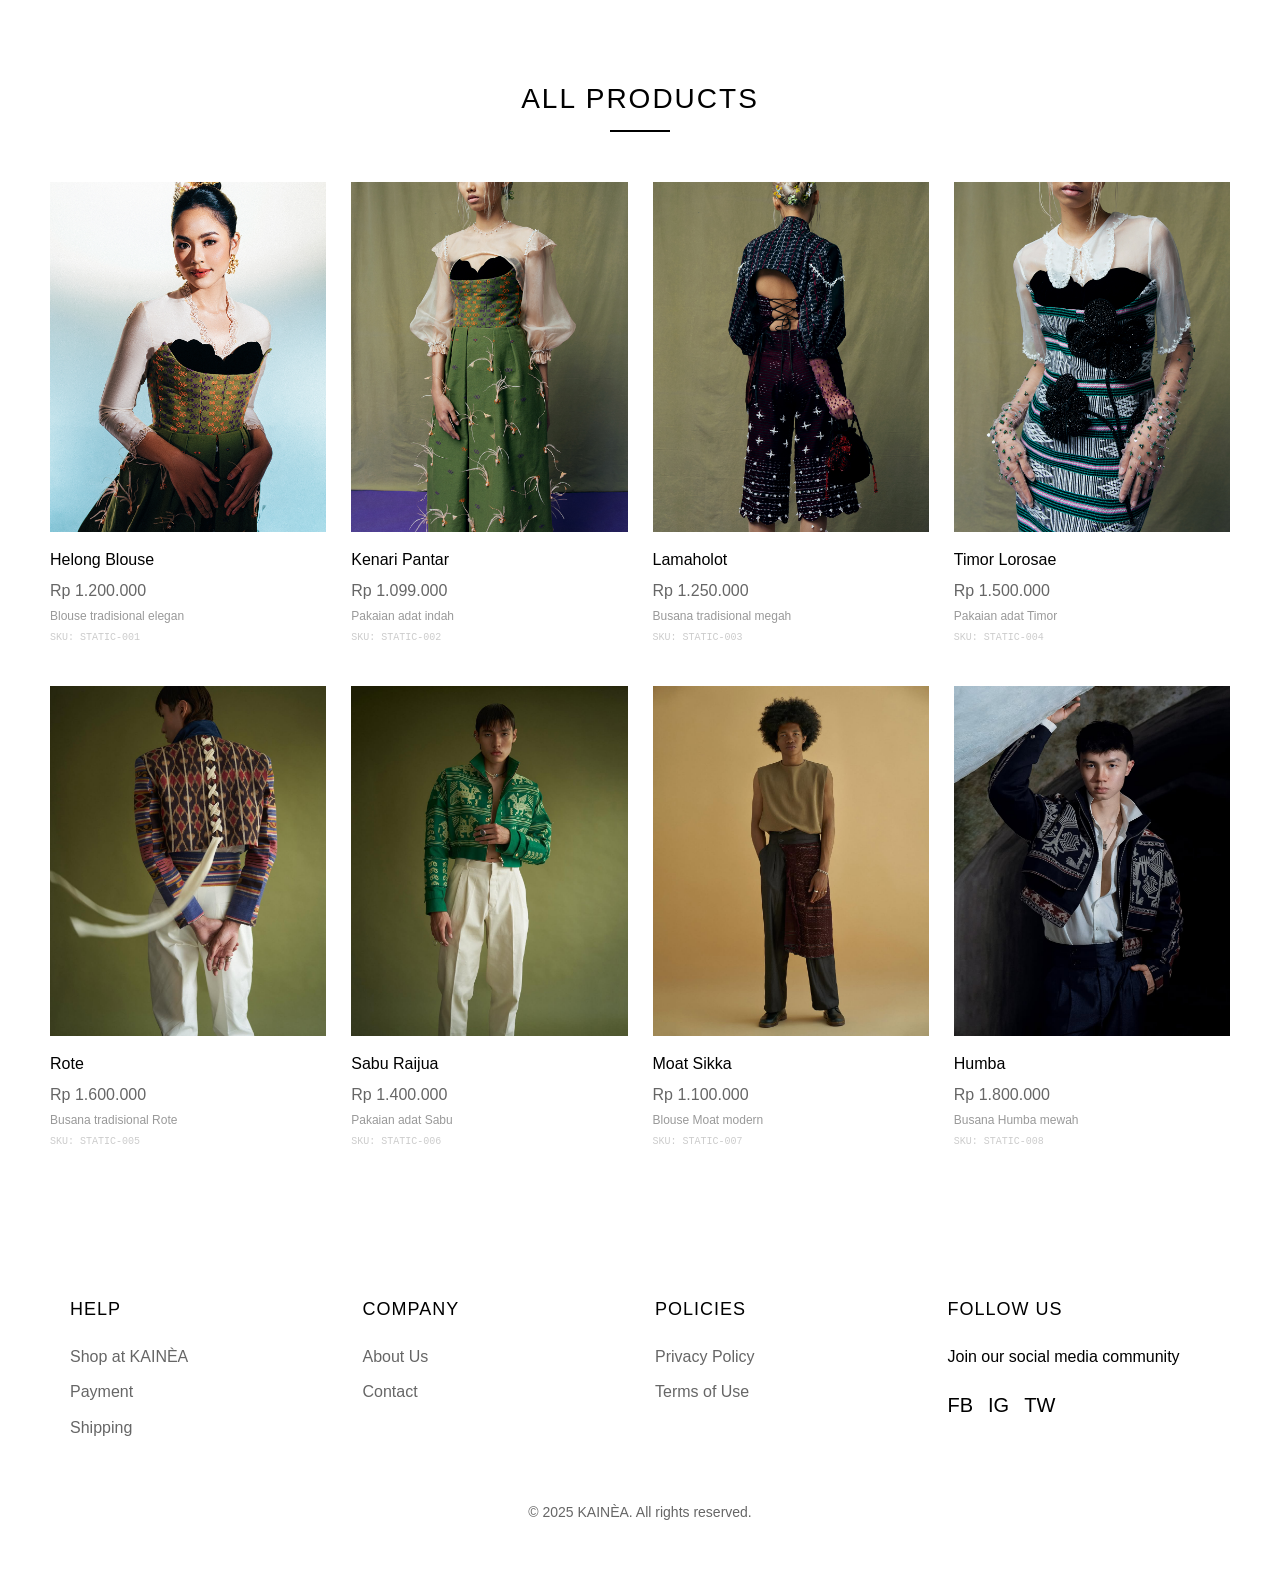
<file: frontend/user.html>
<!DOCTYPE html>
<html lang="en">
<head>
    <meta charset="UTF-8">
    <meta name="viewport" content="width=device-width, initial-scale=1.0">
    <title>My Account - KAINÈA</title>
    <link rel="icon" href="assets/images/stecu.png">
    
    <link rel="stylesheet" href="css/style.css">
    <link rel="stylesheet" href="css/user.css">
</head>
<body>
    <header>
        <div class="top-bar">
            <a href="/" class="logo">
                <img src="assets/images/stecu.png" alt="Kainea Logo" style="height: 70px;">
            </a>
            <div class="user-actions" id="userActions">
                </div>
        </div>
    </header>

    <main class="user-page-container">
        <aside class="user-sidebar">
            <h3>My Account</h3>
            <ul class="user-menu">
                <li class="active" onclick="switchUserPanel('profile')">👤 My Profile</li>
                <li onclick="switchUserPanel('orders')">📦 Order History</li>
                <li onclick="logoutUser()" style="color: #ff4444; margin-top: 20px;">🚪 Logout</li>
            </ul>
        </aside>

        <section class="user-content">
            
            <div id="profile-panel" class="user-panel active">
                <h2 class="section-title" style="text-align: left; margin-bottom: 20px;">Personal Information</h2>
                <div class="profile-info">
                    <p><strong>Full Name:</strong> <span id="displayUserName">Loading...</span></p>
                    <p><strong>Email Address:</strong> <span id="displayUserEmail">Loading...</span></p>
                    <p><strong>Account Role:</strong> <span id="displayUserRole" style="text-transform: capitalize;">Loading...</span></p>
                </div>
            </div>

            <div id="orders-panel" class="user-panel">
                <h2 class="section-title" style="text-align: left; margin-bottom: 20px;">My Orders</h2>
                <table class="orders-table">
                    <thead>
                        <tr>
                            <th>Order ID</th>
                            <th>Date</th>
                            <th>Total</th>
                            <th>Payment Status</th>
                            <th>Shipping Status</th>
                        </tr>
                    </thead>
                    <tbody id="userOrdersBody">
                        <tr>
                            <td colspan="5" style="text-align: center;">Belum ada riwayat pesanan. <a href="/">Belanja sekarang</a></td>
                        </tr>
                        </tbody>
                </table>
            </div>

        </section>
    </main>

    <script src="js/main.js"></script>
    <script>
        // SMART API URL DETECTOR
        const isLocalhost = window.location.hostname === 'localhost' || window.location.hostname === '127.0.0.1';
        const API_URL = isLocalhost ? 'http://localhost:8080/api' : 'http://kainea.marianuswilliam.web.id/api';

        document.addEventListener('DOMContentLoaded', () => {
           
            const token = localStorage.getItem('token');
            if (!token) {
                alert('Silakan login terlebih dahulu untuk mengakses halaman ini.');
                window.location.href = 'index.html';
                return;
            }
            
            document.getElementById('displayUserName').textContent = localStorage.getItem('userName') || 'N/A';
            document.getElementById('displayUserEmail').textContent = localStorage.getItem('userEmail') || 'N/A';
            document.getElementById('displayUserRole').textContent = localStorage.getItem('role') || 'Customer';

            fetchMyOrders();
        });
        
        function switchUserPanel(panelId) {
            document.querySelectorAll('.user-panel').forEach(p => p.classList.remove('active'));
            document.querySelectorAll('.user-menu li').forEach(li => li.classList.remove('active'));
            
            document.getElementById(`${panelId}-panel`).classList.add('active');
            event.currentTarget.classList.add('active');
        }

        function logoutUser() {
            if(confirm('Apakah Anda yakin ingin keluar?')) {
                localStorage.clear();
                window.location.href = 'index.html';
            }
        }
        
        async function fetchMyOrders() {
            try {
                // Menggunakan API_URL dinamis
                const response = await fetch(`${API_URL}/orders/my-orders`, {
                    headers: { 'Authorization': `Bearer ${localStorage.getItem('token')}` }
                });
                
                if (response.ok) {
                    const orders = await response.json();
                    const tbody = document.getElementById('userOrdersBody');
                    
                    if (orders.length > 0) {
                        tbody.innerHTML = orders.map(o => `
                            <tr>
                                <td><strong>ORDER-#${o.id}</strong></td>
                                <td>${new Date(o.createdAt).toLocaleDateString()}</td>
                                <td>Rp ${o.totalSummary.toLocaleString('id-ID')}</td>
                                <td><span class="badge ${o.paymentStatus === 'Paid' ? 'paid' : (o.paymentStatus === 'Failed' ? 'failed' : 'pending')}">${o.paymentStatus}</span></td>
                                <td>${o.shippingStatus || 'Pending'}</td>
                            </tr>
                        `).join('');
                    }
                }
            } catch (error) {
                console.log('Belum ada rute khusus riwayat pesanan di backend, atau server mati.');
            }
        }
    </script>
</body>
</html>
</file>
<file: frontend/css/style.css>
/* Reset and Base Styles */
* {
    margin: 0;
    padding: 0;
    box-sizing: border-box;
    font-family: 'Helvetica Neue', Arial, sans-serif;
}

html {
    scroll-behavior: smooth;
}

body {
    background-color: #f8f8f8;
    color: #000;
    line-height: 1.6;
}

/* Header Styles */
header {
    background-color: #fff;
    position: sticky;
    top: 0;
    width: 100%;
    z-index: 1000;
    box-shadow: 0 2px 10px rgba(0, 0, 0, 0.1);
}

.top-bar {
    display: flex;
    justify-content: space-between;
    align-items: center;
    padding: 15px 50px;
    border-bottom: 1px solid #eee;
    gap: 20px;
}

.search-container {
    flex-grow: 1;
    max-width: 300px;
    display: flex;
    justify-content: center;
    position: relative;
}

.search-box {
    font-size: 14px;
    border: 1px solid #ccc;
    outline: none;
    padding: 6px 10px;
    width: 100%;
    border-radius: 4px;
    transition: border-color 0.3s;
}

.search-box:focus {
    border-color: #999;
}

.logo {
    font-size: 24px;
    font-weight: 700;
    letter-spacing: 3px;
    text-decoration: none;
    color: #000;
}

.user-actions {
    display: flex;
    gap: 20px;
}

.user-actions a {
    text-decoration: none;
    color: #000;
    font-size: 14px;
    font-weight: normal;
    transition: color 0.3s;
    cursor: pointer;
}

.user-actions a:hover {
    color: #666;
}

nav {
    padding: 15px 50px;
}

.nav-links {
    display: flex;
    justify-content: center;
    list-style-type: none;
    gap: 30px;
}

.nav-links li a {
    text-decoration: none;
    color: #000;
    font-size: 15px;
    text-transform: uppercase;
    letter-spacing: 1px;
    transition: color 0.3s;
}

.nav-links li a:hover {
    color: #666;
}

/* Hero Section */
.hero {
    height: calc(100vh - 100px);
    background-color: #000;
    color: #fff;
    margin-top: 0;
    position: relative;
}

.hero img {
    width: 100%;
    height: 100%;
    object-fit: cover;
    opacity: 0.7;
}

.hero-content {
    position: absolute;
    top: 50%;
    left: 50%;
    transform: translate(-50%, -50%);
    text-align: center;
    width: auto;
}

.hero h1 {
    font-size: 60px;
    font-weight: 300;
    letter-spacing: 5px;
    margin-bottom: 20px;
}

.hero p {
    font-size: 18px;
    margin-bottom: 30px;
    max-width: 600px;
}

.btn {
    display: inline-block;
    padding: 12px 30px;
    background-color: #fff;
    color: #000;
    text-decoration: none;
    text-transform: uppercase;
    letter-spacing: 2px;
    font-size: 14px;
    transition: all 0.3s ease;
    transform: scale(1);
}

.btn:hover {
    background-color: #000;
    color: #fff;
    border: 1px solid #fff;
}

#shopNowBtn {
    transition: all 0.3s ease, transform 0.15s ease;
}

/* Featured Categories */
.featured-categories {
    padding: 80px 50px;
    text-align: center;
}

.section-title {
    font-size: 28px;
    font-weight: 300;
    margin-bottom: 50px;
    letter-spacing: 2px;
    text-transform: uppercase;
}

.categories-grid {
    display: grid;
    grid-template-columns: repeat(3, 1fr);
    gap: 30px;
}

.category-card {
    position: relative;
    height: 400px;
    overflow: hidden;
}

.category-card img {
    width: 100%;
    height: 100%;
    object-fit: cover;
    transition: transform 0.5s;
}

.category-card:hover img {
    transform: scale(1.05);
}

.category-title {
    position: absolute;
    bottom: 20px;
    left: 0;
    width: 100%;
    background-color: rgba(255, 255, 255, 0.825);
    padding: 15px 0;
    text-transform: uppercase;
    letter-spacing: 1px;
}

/* New Arrivals / All Products */
.new-arrivals {
    padding: 80px 50px;
    background-color: #fff;
    text-align: center;
    transition: all 0.3s ease;
    position: relative;
}

.new-arrivals::before {
    content: '';
    position: absolute;
    top: 0;
    left: 0;
    right: 0;
    height: 1px;
    background: linear-gradient(90deg, transparent, #ddd, transparent);
}

.new-arrivals .section-title {
    position: relative;
    display: inline-block;
    margin-bottom: 60px;
}

.new-arrivals .section-title::after {
    content: '';
    position: absolute;
    bottom: -10px;
    left: 50%;
    transform: translateX(-50%);
    width: 60px;
    height: 2px;
    background-color: #000;
    transition: width 0.3s ease;
}

.new-arrivals:hover .section-title::after {
    width: 100px;
}

.new-arrivals.section-visible {
    animation: fadeInUp 0.8s ease-out;
}

@keyframes fadeInUp {
    from { opacity: 0.8; transform: translateY(20px); }
    to { opacity: 1; transform: translateY(0); }
}

.products-grid {
    display: grid;
    grid-template-columns: repeat(4, 1fr);
    gap: 25px;
}

@media (max-width: 1200px) { .products-grid { grid-template-columns: repeat(3, 1fr); } }
@media (max-width: 900px) { .products-grid { grid-template-columns: repeat(2, 1fr); } }
@media (max-width: 600px) { .products-grid { grid-template-columns: 1fr; } .new-arrivals { padding: 60px 20px; } }

.product-card {
    text-align: left;
}

.product-img {
    height: 350px;
    overflow: hidden;
    position: relative;
}

.product-img img {
    width: 100%;
    height: 100%;
    object-fit: cover;
    transition: transform 0.5s;
}

.product-card:hover .product-img img {
    transform: scale(1.03);
}

.product-actions {
    position: absolute;
    bottom: 0;
    left: 0;
    width: 100%;
    display: flex;
    justify-content: center;
    padding: 15px 0;
    background-color: rgba(255, 255, 255, 0.9);
    transform: translateY(100%);
    transition: transform 0.3s;
}

.product-card:hover .product-actions {
    transform: translateY(0);
}

.product-actions button {
    background: none;
    border: none;
    margin: 0 10px;
    cursor: pointer;
    font-size: 14px;
    text-transform: uppercase;
    padding: 5px 10px;
    transition: color 0.3s;
}

.product-actions button:hover {
    color: #666;
}

.product-info {
    padding: 15px 0;
}

.product-name {
    font-weight: 400;
    margin-bottom: 5px;
    font-size: 16px;
}

.product-price {
    font-weight: 300;
    color: #666;
}

.product-description {
    font-size: 12px;
    color: #999;
    margin: 5px 0;
    line-height: 1.4;
    max-height: 40px;
    overflow: hidden;
    text-overflow: ellipsis;
    display: -webkit-box;
    -webkit-line-clamp: 2;
    line-clamp: 2;
    -webkit-box-orient: vertical;
}

.product-sku {
    font-size: 10px;
    color: #ccc;
    font-family: monospace;
    margin-top: 5px;
    display: block;
}

/* Modal Styles */
.modal {
    display: none;
    position: fixed;
    top: 0;
    left: 0;
    width: 100%;
    height: 100%;
    background-color: rgba(0, 0, 0, 0.5);
    z-index: 2000;
    align-items: center;
    justify-content: center;
    opacity: 0;
    transition: opacity 0.3s ease;
}

.modal.active {
    display: flex;
    opacity: 1;
}

.modal-content {
    background-color: #fff;
    width: 100%;
    max-width: 450px;
    padding: 40px;
    position: relative;
    transform: translateY(-20px);
    transition: transform 0.3s ease;
    box-shadow: 0 5px 30px rgba(0, 0, 0, 0.1);
}

.modal.active .modal-content {
    transform: translateY(0);
}

.close-modal {
    position: absolute;
    top: 20px;
    right: 20px;
    font-size: 24px;
    cursor: pointer;
    color: #999;
    transition: color 0.3s;
    background: none;
    border: none;
    line-height: 1;
}

.close-modal:hover {
    color: #333;
}

/* Login Form Styles */
.login-form {
    margin-top: 10px;
}

.login-form h2 {
    text-align: center;
    font-size: 24px;
    font-weight: 300;
    letter-spacing: 2px;
    margin-bottom: 30px;
    text-transform: uppercase;
}

.form-group {
    margin-bottom: 25px;
}

.form-group label {
    display: block;
    margin-bottom: 8px;
    font-size: 14px;
    text-transform: uppercase;
    letter-spacing: 1px;
}

.form-group input {
    width: 100%;
    padding: 12px 15px;
    border: 1px solid #ddd;
    font-size: 16px;
    transition: border 0.3s;
}

.form-group input:focus {
    border-color: #000;
    outline: none;
}

.forgot-password {
    display: block;
    text-align: right;
    margin-top: 10px;
    font-size: 14px;
    color: #666;
    text-decoration: none;
}

.forgot-password:hover {
    color: #000;
}

.login-btn {
    display: block;
    width: 100%;
    padding: 14px;
    margin-top: 30px;
    background-color: #000;
    color: #fff;
    border: none;
    text-transform: uppercase;
    letter-spacing: 2px;
    font-size: 14px;
    cursor: pointer;
    transition: background-color 0.3s;
}

.login-btn:hover {
    background-color: #333;
}

.create-account {
    text-align: center;
    margin-top: 30px;
    font-size: 14px;
}

.create-account a {
    color: #000;
    text-decoration: none;
    font-weight: 500;
}

.create-account a:hover {
    text-decoration: underline;
}

/* Cart Sidebar */
.cart-sidebar {
    position: fixed;
    top: 0;
    right: -350px;
    width: 350px;
    height: 100%;
    background-color: #fff;
    box-shadow: -2px 0 5px rgba(0,0,0,0.3);
    padding: 20px;
    box-sizing: border-box;
    transition: right 0.3s ease;
    z-index: 3000;
    overflow-y: auto;
}

.cart-sidebar.active {
    right: 0;
}

.close-sidebar {
    background: none;
    border: none;
    font-size: 28px;
    cursor: pointer;
    position: absolute;
    top: 10px;
    right: 15px;
}

.cart-items-container {
    margin-top: 50px;
}

.cart-item {
    border-bottom: 1px solid #ddd;
    padding: 10px 0;
}

.cart-item:last-child {
    border-bottom: none;
}

.shipping-form {
    margin-top: 20px;
}

.shipping-form h3 {
    margin-bottom: 15px;
    font-size: 18px;
    font-weight: 600;
}

.shipping-form label {
    display: block;
    margin-bottom: 5px;
    font-weight: 500;
    text-transform: none;
    letter-spacing: normal;
}

.shipping-form input {
    width: 100%;
    padding: 8px 10px;
    box-sizing: border-box;
    border: 1px solid #ccc;
    border-radius: 3px;
    font-size: 14px;
}

.checkout-btn {
    width: 100%;
    padding: 12px;
    background-color: #000;
    color: #fff;
    border: none;
    font-size: 16px;
    font-weight: 600;
    cursor: pointer;
    text-transform: uppercase;
    letter-spacing: 1px;
    transition: background-color 0.3s;
}

.checkout-btn:hover {
    background-color: #333;
}

/* Footer */
footer {
    background-color: #fff;
    padding: 50px;
}

.footer-content {
    display: grid;
    grid-template-columns: repeat(4, 1fr);
    gap: 30px;
    max-width: 1200px;
    margin: 0 auto;
    padding: 0 20px;
}

.footer-column h3 {
    font-size: 18px;
    font-weight: 400;
    margin-bottom: 20px;
    text-transform: uppercase;
    letter-spacing: 1px;
}

.footer-column ul {
    list-style-type: none;
}

.footer-column ul li {
    margin-bottom: 10px;
}

.footer-column ul li a {
    text-decoration: none;
    color: #666;
    transition: color 0.3s;
}

.footer-column ul li a:hover {
    color: #000;
}

.social-links {
    display: flex;
    gap: 15px;
    margin-top: 20px;
}

.social-links a {
    color: #000;
    text-decoration: none;
    font-size: 20px;
}

.copyright {
    text-align: center;
    padding-top: 50px;
    color: #666;
    font-size: 14px;
}
</file>
<file: frontend/css/admin.css>
body { background-color: #e3d59766; font-family: 'Segoe UI', Tahoma, Geneva, Verdana, sans-serif; }
.admin-layout { display: flex; min-height: 100vh; }

/* Sidebar */
.sidebar { width: 250px; background: #ffffff; color: rgb(0, 0, 0); padding: 20px 0; display: flex; flex-direction: column; }
.sidebar-brand { text-align: center; font-size: 24px; font-weight: bold; letter-spacing: 2px; margin-bottom: 30px; }
.sidebar-menu { list-style: none; padding: 0; margin: 0; }
.sidebar-menu li { padding: 15px 25px; cursor: pointer; transition: 0.3s; border-left: 4px solid transparent; }
.sidebar-menu li:hover, .sidebar-menu li.active { background: #e3d59772; border-left-color: #fff; }
.logout-btn { margin-top: auto; padding: 15px 25px; color: #000000; cursor: pointer; }

/* Main Content */
.main-content { flex: 1; padding: 30px; overflow-y: auto; }
.section-header { display: flex; justify-content: space-between; align-items: center; margin-bottom: 20px; }
.btn-primary { background: #000; color: #fff; border: none; padding: 10px 20px; cursor: pointer; border-radius: 4px; }

/* Tables */
.data-table { width: 100%; background: #fff; border-collapse: collapse; box-shadow: 0 2px 10px rgba(0,0,0,0.05); border-radius: 8px; overflow: hidden; }
.data-table th, .data-table td { padding: 15px; text-align: left; border-bottom: 1px solid #eee; }
.data-table th { background: #f9f9f9; font-weight: 600; text-transform: uppercase; font-size: 12px; }
.data-table tr:hover { background: #fdfdfd; }

/* Badges */
.badge { padding: 5px 10px; border-radius: 20px; font-size: 12px; font-weight: bold; }
.badge.paid { background: #d4edda; color: #155724; }
.badge.pending { background: #fff3cd; color: #856404; }

/* Modal Form */
.modal { display: none; position: fixed; top: 0; left: 0; width: 100%; height: 100%; background: rgba(0,0,0,0.5); justify-content: center; align-items: center; }
.modal.active { display: flex; }
.modal-content { background: #fff; padding: 30px; border-radius: 8px; width: 500px; max-height: 90vh; overflow-y: auto; }
.form-group { margin-bottom: 15px; }
.form-group label { display: block; margin-bottom: 5px; font-weight: bold; font-size: 14px; }
.form-group input, .form-group select, .form-group textarea { width: 100%; padding: 10px; border: 1px solid #ccc; border-radius: 4px; box-sizing: border-box; }
.modal-actions { display: flex; justify-content: flex-end; gap: 10px; margin-top: 20px; }
.btn-cancel { background: #ccc; border: none; padding: 10px 20px; cursor: pointer; border-radius: 4px; }

/* Panels */
.panel { display: none; }
.panel.active { display: block; }
</file>
<file: frontend/css/cart.css>
.cart-page-container {
    max-width: 1000px;
    margin: 50px auto;
    padding: 20px;
    background: #fff;
    min-height: 400px;
    box-shadow: 0 5px 20px rgba(0,0,0,0.05);
}
.cart-table {
    width: 100%;
    border-collapse: collapse;
    margin-bottom: 30px;
}
.cart-table th {
    text-align: left;
    padding: 15px;
    border-bottom: 2px solid #eee;
    text-transform: uppercase;
    font-size: 13px;
    letter-spacing: 1px;
}
.cart-table td {
    padding: 20px 15px;
    border-bottom: 1px solid #eee;
}
.cart-product {
    display: flex;
    align-items: center;
    gap: 15px;
}
.cart-product img {
    width: 80px;
    height: 100px;
    object-fit: cover;
}
.qty-input {
    width: 50px;
    padding: 5px;
    text-align: center;
}
.remove-btn {
    background: none;
    border: none;
    color: #ff4444;
    cursor: pointer;
    text-decoration: underline;
    font-size: 13px;
}
.cart-summary {
    text-align: right;
    padding: 20px;
    background: #f9f9f9;
}
.total-price {
    font-size: 24px;
    font-weight: 300;
    margin-bottom: 20px;
}
</file>
<file: frontend/css/payment.css>
.checkout-container { 
    max-width: 800px; 
    margin: 40px auto; 
    padding: 0 20px; 
    display: flex; 
    gap: 30px; 
}

.checkout-form { 
    flex: 2; 
}

.checkout-summary { 
    flex: 1; 
    background: #f9f9f9; 
    padding: 25px; 
    height: fit-content; 
    border: 1px solid #eee; 
    border-radius: 4px; 
}

.section-box { 
    border: 1px solid #ddd; 
    padding: 20px; 
    margin-bottom: 20px; 
    border-radius: 4px; 
    background: #fff; 
}

.section-title { 
    font-size: 16px; 
    text-transform: uppercase; 
    letter-spacing: 1px; 
    margin-bottom: 15px; 
    border-bottom: 1px solid #eee; 
    padding-bottom: 10px; 
}

.form-group { 
    margin-bottom: 15px; 
}

.form-group label { 
    display: block; 
    margin-bottom: 8px; 
    font-size: 13px; 
    font-weight: 600; 
    color: #555; 
}

.form-group input, 
.form-group select, 
.form-group textarea { 
    width: 100%; 
    padding: 12px; 
    border: 1px solid #ccc; 
    border-radius: 4px; 
    box-sizing: border-box; 
    font-family: inherit; 
}

.radio-group { 
    display: flex; 
    gap: 15px; 
    margin-bottom: 15px; 
}

.radio-box { 
    flex: 1; 
    border: 1px solid #ddd; 
    padding: 15px; 
    cursor: pointer; 
    text-align: center; 
    border-radius: 4px; 
    transition: 0.3s; 
}

.radio-box.active { 
    border-color: #000; 
    background: #fafafa; 
    font-weight: bold; 
}

.summary-item { 
    display: flex; 
    justify-content: space-between; 
    margin-bottom: 10px; 
    font-size: 14px; 
}

.summary-total { 
    display: flex; 
    justify-content: space-between; 
    margin-top: 15px; 
    padding-top: 15px; 
    border-top: 2px solid #ddd; 
    font-weight: bold; 
    font-size: 18px; 
}

.btn-confirm { 
    background: #000; 
    color: #fff; 
    border: none; 
    padding: 15px; 
    width: 100%; 
    cursor: pointer; 
    font-size: 14px; 
    text-transform: uppercase; 
    letter-spacing: 1px; 
    margin-top: 20px; 
    transition: 0.3s; 
}

.btn-confirm:hover { 
    background: #333; 
}

.btn-confirm:disabled { 
    background: #ccc; 
    cursor: not-allowed; 
}

.payment-detail-box { 
    display: none; 
    padding: 15px; 
    margin-top: 10px; 
    border-radius: 4px; 
    animation: fadeIn 0.3s ease; 
}

@keyframes fadeIn { 
    from { opacity: 0; transform: translateY(-5px); } 
    to { opacity: 1; transform: translateY(0); } 
}
</file>
<file: frontend/css/user.css>
/* frontend/css/user.css */
.user-page-container {
    max-width: 1200px;
    margin: 50px auto;
    display: flex;
    gap: 30px;
    padding: 0 20px;
    min-height: 500px;
}

.user-sidebar {
    width: 250px;
    background: #fff;
    padding: 20px;
    box-shadow: 0 5px 20px rgba(0,0,0,0.05);
    border-radius: 8px;
    height: fit-content;
}

.user-sidebar h3 {
    margin-bottom: 20px;
    font-size: 18px;
    border-bottom: 1px solid #eee;
    padding-bottom: 10px;
}

.user-menu {
    list-style: none;
    padding: 0;
}

.user-menu li {
    padding: 12px 15px;
    margin-bottom: 5px;
    cursor: pointer;
    border-radius: 4px;
    transition: 0.3s;
    font-weight: 500;
}

.user-menu li:hover, .user-menu li.active {
    background: #000;
    color: #fff;
}

.user-content {
    flex: 1;
    background: #fff;
    padding: 30px;
    box-shadow: 0 5px 20px rgba(0,0,0,0.05);
    border-radius: 8px;
}

.user-panel {
    display: none;
}

.user-panel.active {
    display: block;
}

.profile-info {
    background: #f9f9f9;
    padding: 20px;
    border-radius: 8px;
    border: 1px solid #eee;
}

.profile-info p {
    margin-bottom: 15px;
    font-size: 16px;
    border-bottom: 1px dashed #ddd;
    padding-bottom: 10px;
}

.profile-info p:last-child {
    border-bottom: none;
    margin-bottom: 0;
}

.profile-info strong {
    display: inline-block;
    width: 150px;
    color: #555;
}

.orders-table {
    width: 100%;
    border-collapse: collapse;
    margin-top: 20px;
}

.orders-table th, .orders-table td {
    padding: 15px;
    text-align: left;
    border-bottom: 1px solid #eee;
}

.orders-table th {
    background: #f9f9f9;
    font-weight: 600;
    text-transform: uppercase;
    font-size: 12px;
}

.badge {
    padding: 5px 10px;
    border-radius: 20px;
    font-size: 12px;
    font-weight: bold;
}
.badge.paid { background: #d4edda; color: #155724; }
.badge.pending { background: #fff3cd; color: #856404; }
.badge.failed { background: #f8d7da; color: #721c24; }
</file>
